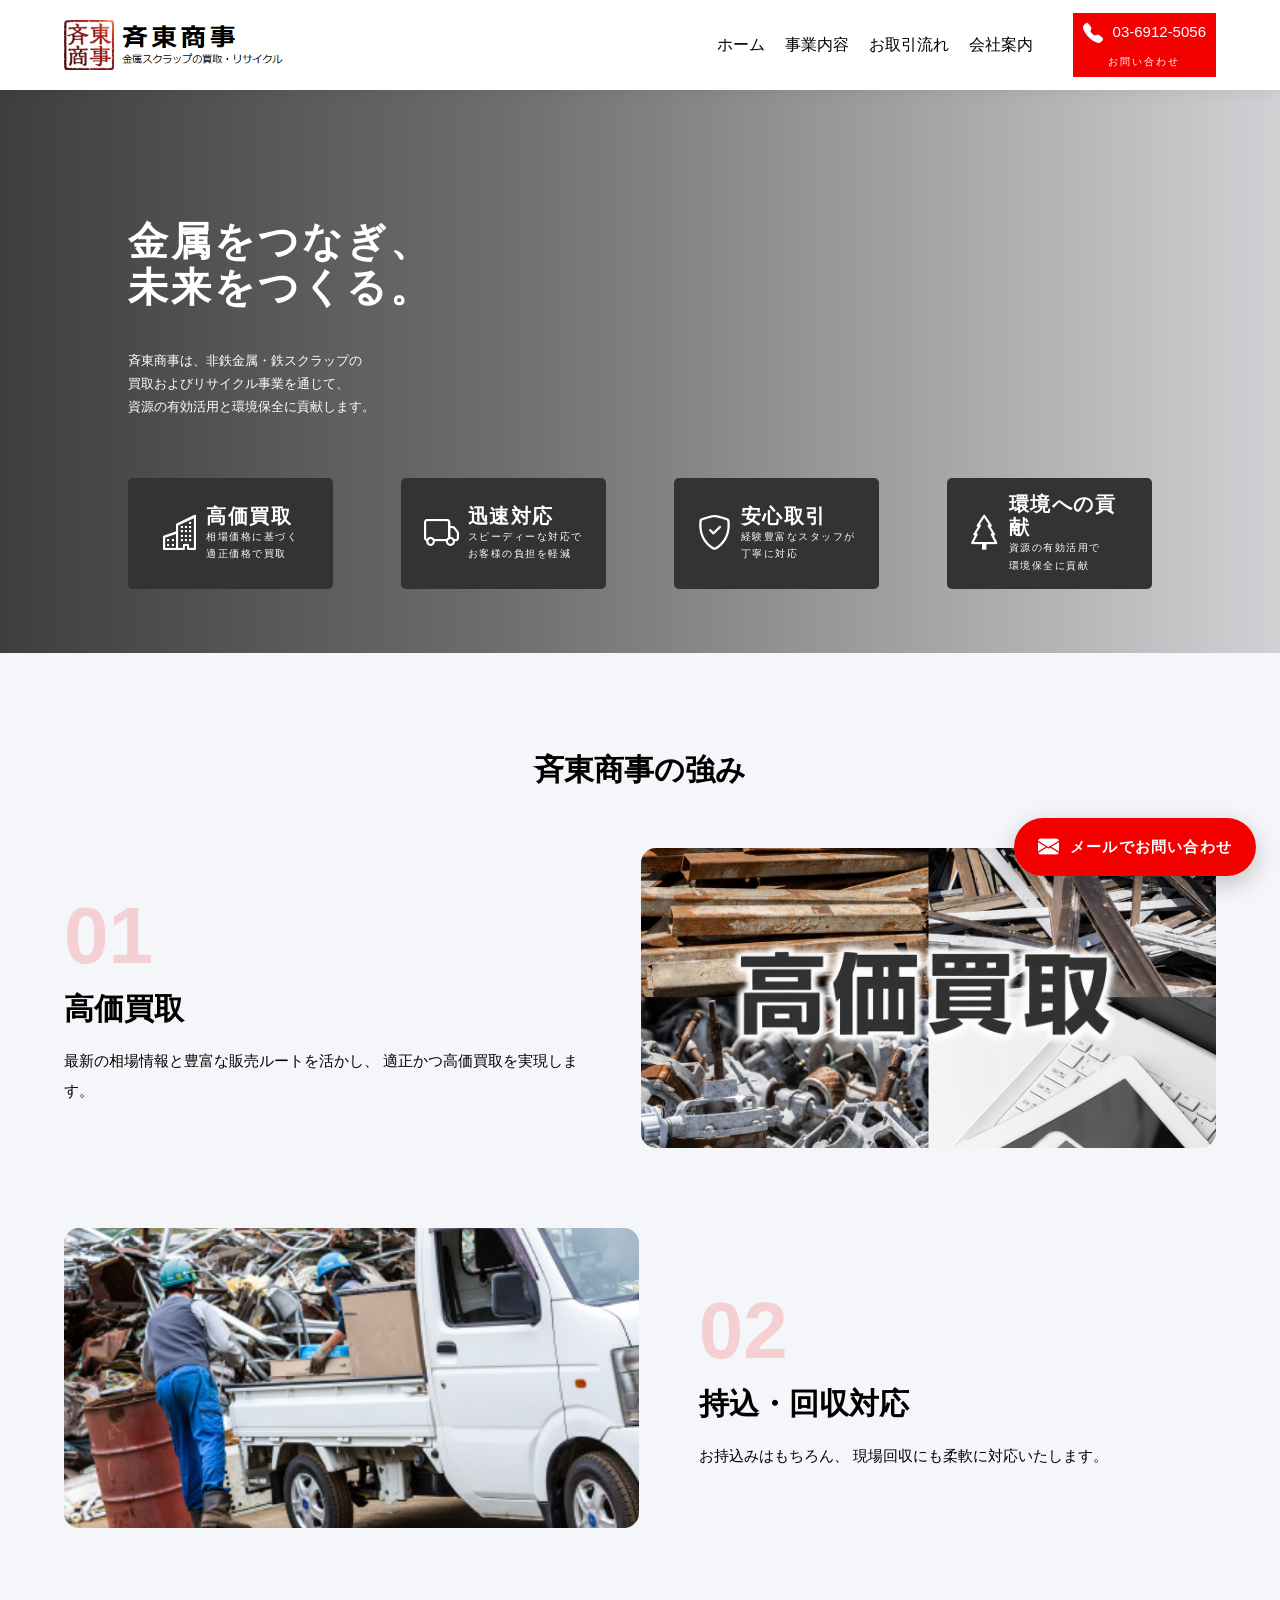
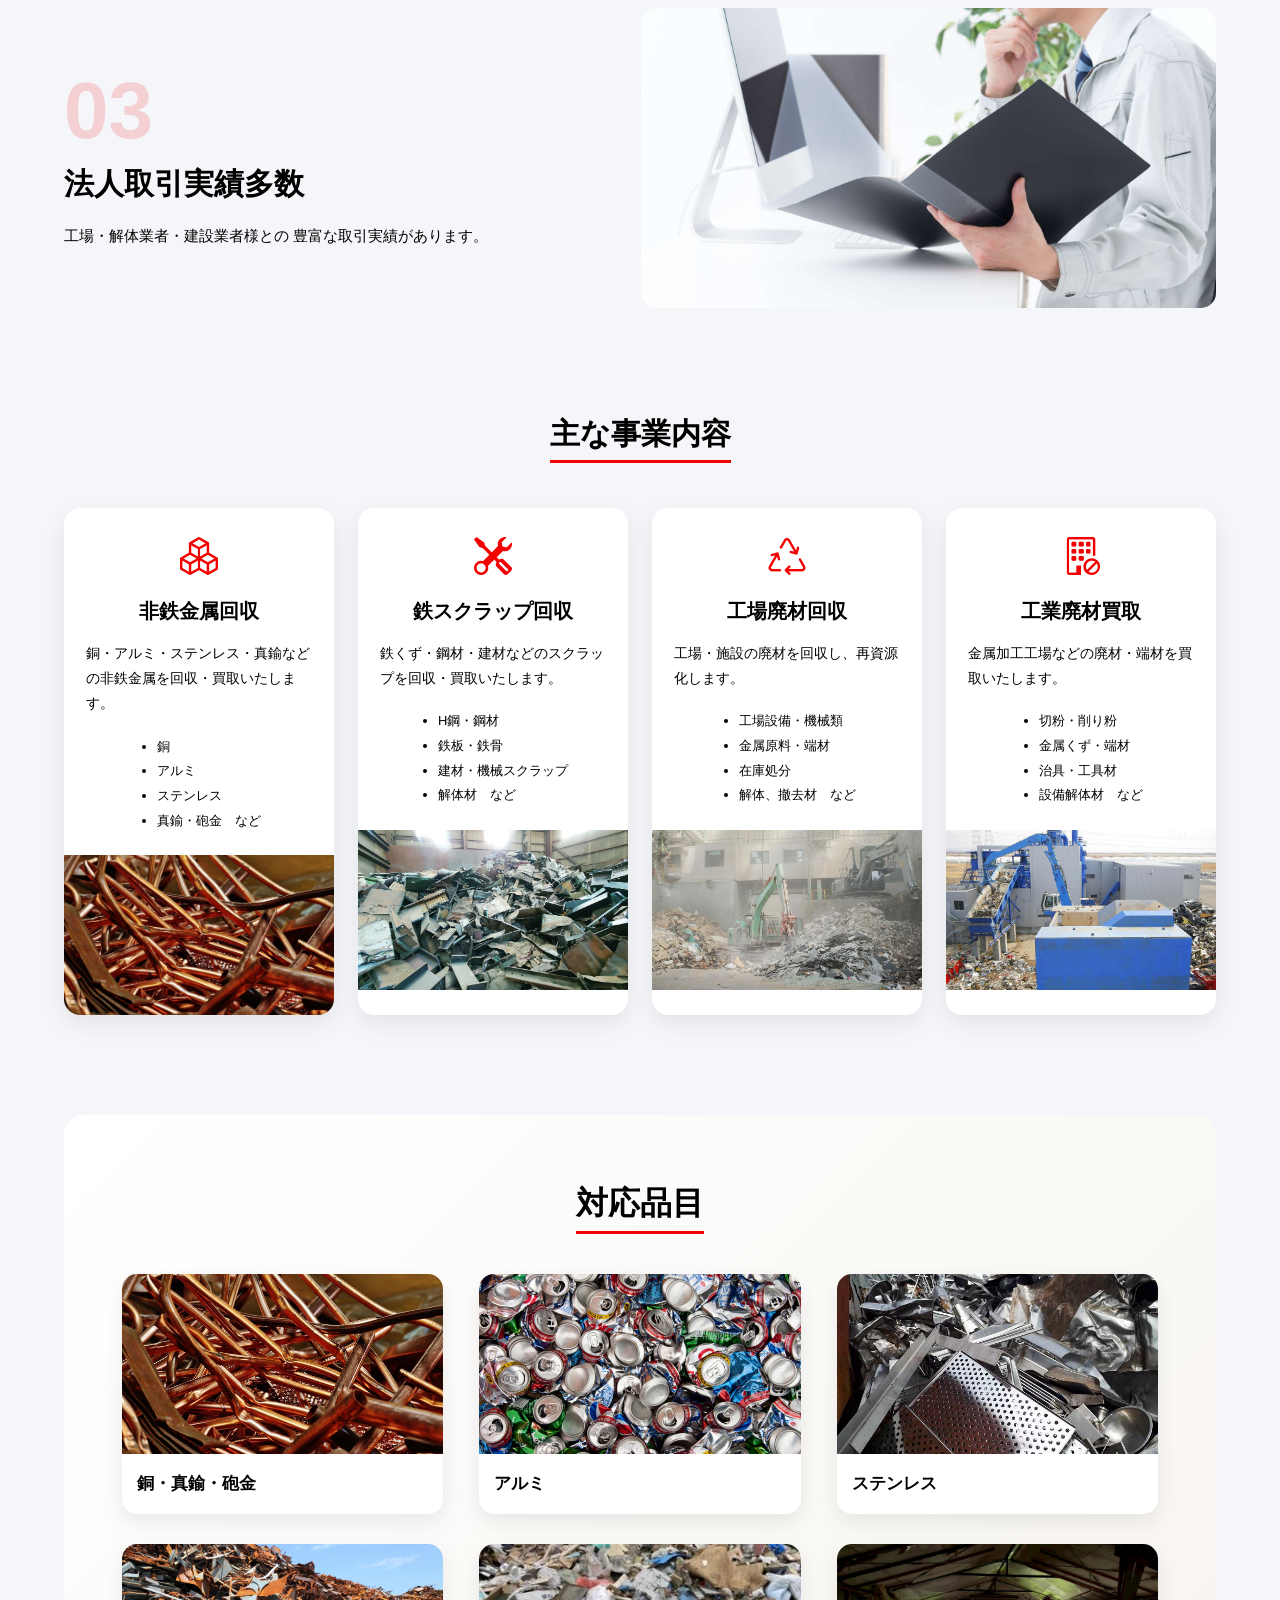
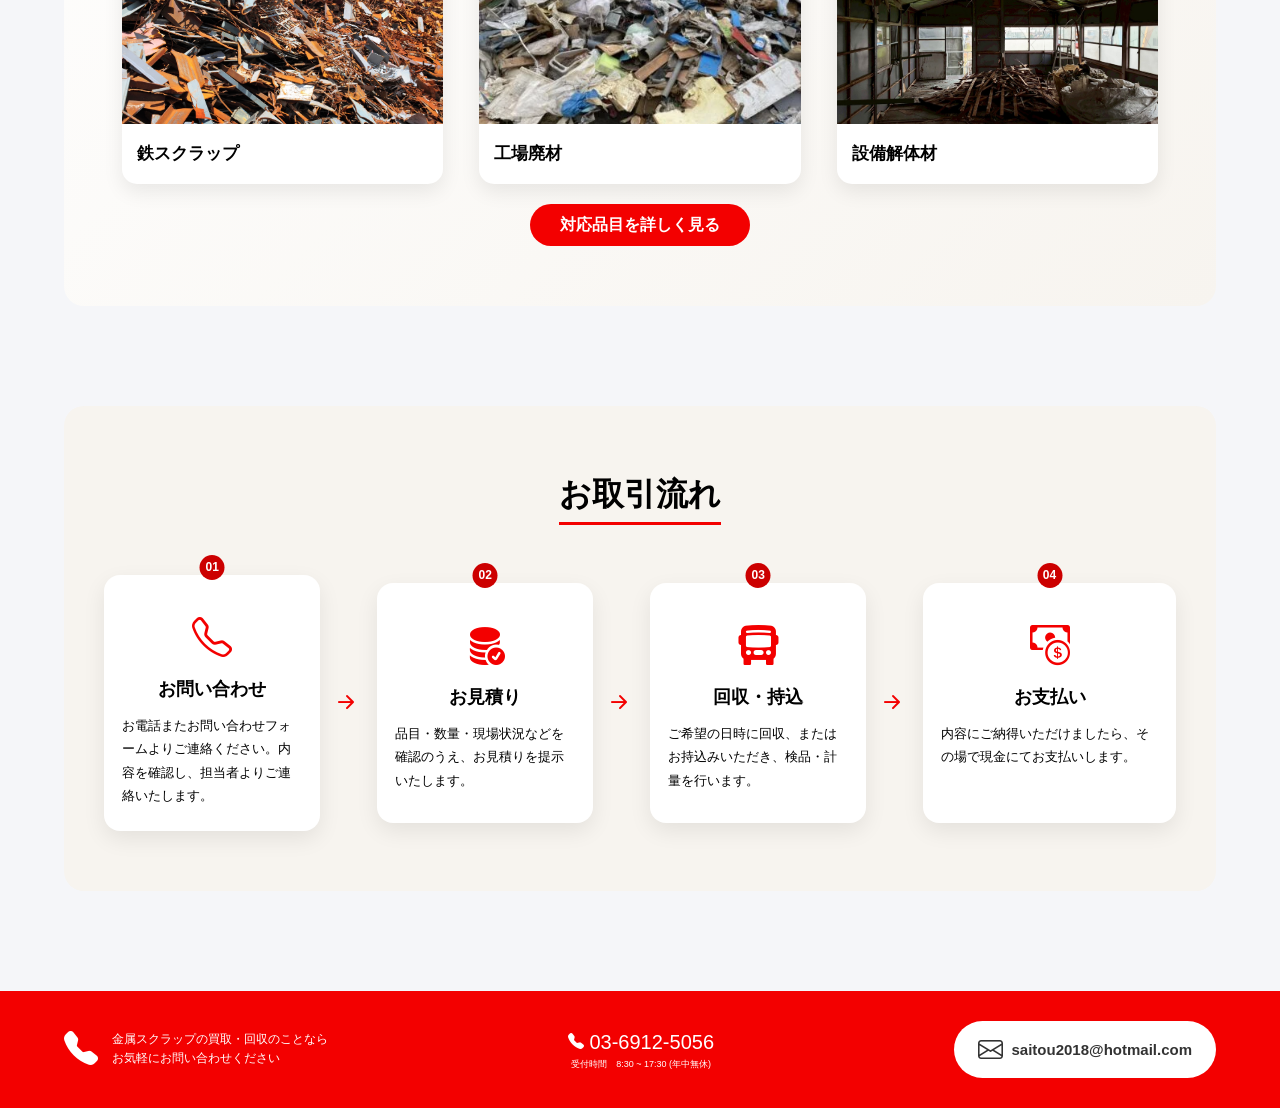
<file: index.html>
<!DOCTYPE html>
<html lang="en">
<head>
    <title>斉東商事</title>
    <meta charset="UTF-8">
    <meta name="description" content="非鉄金属回収">
    <meta name="viewport" content="width=device-width, initial-scale=1.0">
    <link rel="preconnect" href="https://fonts.googleapis.com">
    <link rel="preconnect" href="https://fonts.gstatic.com" crossorigin>
    <link href="https://fonts.googleapis.com/css2?family=Shippori+Mincho+B1&display=swap" rel="stylesheet">
    <link rel="stylesheet" href="destyle.css">
    <link rel="stylesheet" href="styles.css">
    <link rel="stylesheet" href="https://cdn.jsdelivr.net/npm/bootstrap-icons@1.11.3/font/bootstrap-icons.min.css">
    <link rel="stylesheet" href="home.css">
</head>
<body>
    <header>
        <a href="#" class="header-left">
            <img src="img/logo (2).png" alt="logo">
        </a>
        <div class="header-right">
            <ul class="nav-pc">
                <li><a href="index.html">ホーム</a></li>
                <li><a href="service.html">事業内容</a></li>
                <li><a href="business.html">お取引流れ</a></li>
                <li><a href="contact.html">会社案内</a></li>
            </ul>
            <div class="header-ask">
                <div class="ask-top">
                    <i class="bi bi-telephone-fill"></i>
                    <p>03-6912-5056</p>
                </div>
                <p>お問い合わせ</p>
            </div>
        </div>
    </header>
    <main>
        <article class="front-message">
            <section class="front-message-top">
                <h1>金属をつなぎ、<br>未来をつくる。</h1>
                <p>斉東商事は、非鉄金属・鉄スクラップの<br>
                    買取およびリサイクル事業を通じて、<br>
                    資源の有効活用と環境保全に貢献します。</p>
            </section>
            <section class="front-message-bottom">
                <div class="messages">
                    <i class="bi bi-buildings"></i>
                    <div class="messages-right">
                        <h3>高価買取</h3>
                        <p>相場価格に基づく<br>適正価格で買取</p>
                    </div>
                </div>
                <div class="messages">
                    <i class="bi bi-truck"></i>
                    <div class="messages-right">
                        <h3>迅速対応</h3>
                        <p>スピーディーな対応で<br>お客様の負担を軽減</p>
                    </div>
                </div>
                <div class="messages">
                    <i class="bi bi-shield-check"></i>
                    <div class="messages-right">
                        <h3>安心取引</h3>
                        <p>経験豊富なスタッフが<br>丁寧に対応</p>
                    </div>
                </div>
                <div class="messages">
                    <i class="bi bi-tree"></i>
                    <div class="messages-right">
                        <h3>環境への貢献</h3>
                        <p>資源の有効活用で<br>環境保全に貢献</p>
                    </div>
                </div>
            </section>
        </article>
        <article class="advantage">
            <h2 class="section-title">斉東商事の強み</h2>
            <div class="advantage-item js-scroll fade-left">
                <div class="advantage-text">
                    <span class="advantage-number">01</span>
                    <h3>高価買取</h3>
                    <p>
                        最新の相場情報と豊富な販売ルートを活かし、
                        適正かつ高価買取を実現します。
                    </p>
                </div>
                <img src="img/gaojia.png" alt="">
            </div>
            <div class="advantage-item reverse js-scroll fade-right">
                <div class="advantage-text">
                    <span class="advantage-number">02</span>
                    <h3>持込・回収対応</h3>
                    <p>
                        お持込みはもちろん、
                        現場回収にも柔軟に対応いたします。
                    </p>
                </div>
                <img src="img/motikomi.jpg" alt="">
            </div>
            <div class="advantage-item js-scroll fade-left">
                <div class="advantage-text">
                    <span class="advantage-number">03</span>
                    <h3>法人取引実績多数</h3>
                    <p>
                        工場・解体業者・建設業者様との
                        豊富な取引実績があります。
                    </p>
                </div>
                <img src="img/houjin.jpeg" alt="">
            </div>
        </article>

        <article class="main-message">
            <h1>主な事業内容</h1>
            <section class="main-message-subfolder">
                <div class="main-message-card js-scroll fade-up">
                    <div class="card-top">
                        <i class="bi bi-boxes"></i>
                        <h3>非鉄金属回収</h3>
                        <p>銅・アルミ・ステンレス・真鍮などの非鉄金属を回収・買取いたします。</p>
                        <ul class="card-message">
                            <li>銅</li>
                            <li>アルミ</li>
                            <li>ステンレス</li>
                            <li>真鍮・砲金　など</li>
                        </ul>
                    </div>
                    <img src="img/cu.jfif" alt="">
                </div>
                <div class="main-message-card js-scroll fade-up">
                    <div class="card-top">
                        <i class="bi bi-tools"></i>
                        <h3>鉄スクラップ回収</h3>
                        <p>鉄くず・鋼材・建材などのスクラップを回収・買取いたします。</p>
                        <ul class="card-message">
                            <li>H鋼・鋼材</li>
                            <li>鉄板・鉄骨</li>
                            <li>建材・機械スクラップ</li>
                            <li>解体材　など</li>
                        </ul>
                    </div>
                    <img src="img/fe.jfif" alt="">
                </div>
                <div class="main-message-card js-scroll fade-up">
                    <div class="card-top">
                        <i class="bi bi-recycle"></i>
                        <h3>工場廃材回収</h3>
                        <p>工場・施設の廃材を回収し、再資源化します。</p>
                        <ul class="card-message">
                            <li>工場設備・機械類</li>
                            <li>金属原料・端材</li>
                            <li>在庫処分</li>
                            <li>解体、撤去材　など</li>
                        </ul>
                    </div>
                    <img src="img/company.jfif" alt="">
                </div>
                <div class="main-message-card js-scroll fade-up">
                    <div class="card-top">
                        <i class="bi bi-building-slash"></i>
                        <h3>工業廃材買取</h3>
                        <p>金属加工工場などの廃材・端材を買取いたします。</p>
                        <ul class="card-message">
                            <li>切粉・削り粉</li>
                            <li>金属くず・端材</li>
                            <li>治具・工具材</li>
                            <li>設備解体材　など</li>
                        </ul>
                    </div>
                    <img src="img/company2.jfif" alt="">
                </div>
            </section>
        </article>
        <article class="Selling-Process js-scroll fade-up">
            <h1>対応品目</h1>
            <section class="Selling-Process-message">
                <div class="sp-card-top">
                    <div class="sp-card js-scroll zoom-in">
                        <img src="img/cu.jfif" alt="">
                        <p>銅・真鍮・砲金</p>
                    </div>
                    <div class="sp-card js-scroll zoom-in">
                        <img src="img/arumi.png" alt="">
                        <p>アルミ</p>
                    </div>
                    <div class="sp-card js-scroll zoom-in">
                        <img src="img/suten.webp" alt="">
                        <p>ステンレス</p>
                    </div>
                </div>
                <div class="sp-card-bottom">
                    <div class="sp-card js-scroll zoom-in">
                        <img src="img/tetu.jpg" alt="">
                        <p>鉄スクラップ</p>
                    </div>
                    <div class="sp-card js-scroll zoom-in">
                        <img src="img/koujyou.webp" alt="">
                        <p>工場廃材</p>
                    </div>
                    <div class="sp-card js-scroll zoom-in">
                        <img src="img/setsubi.jpg" alt="">
                        <p>設備解体材</p>
                    </div>
                </div>
            </section>
            <a href="#" class="more-btn">対応品目を詳しく見る</a>
        </article>

        <article class="pickup">
            <h1>お取引流れ</h1>
            <section class="pickup-message">
                <div class="pickup-card js-scroll fade-up delay1">
                    <div class="pickup-message-card pickup-message-card01">
                        <i class="bi bi-telephone"></i>
                        <h3>お問い合わせ</h3>
                        <p>お電話またお問い合わせフォームよりご連絡ください。内容を確認し、担当者よりご連絡いたします。</p>
                    </div>
                    <i class="bi bi-arrow-right-short"></i>
                </div> 
                <div class="pickup-card js-scroll fade-up delay2">
                    <div class="pickup-message-card pickup-message-card02">
                        <i class="bi bi-database-fill-check"></i>
                        <h3>お見積り</h3>
                        <p>品目・数量・現場状況などを確認のうえ、お見積りを提示いたします。</p>
                    </div>
                    <i class="bi bi-arrow-right-short"></i>
                </div>
                <div class="pickup-card js-scroll fade-up delay3">
                    <div class="pickup-message-card pickup-message-card03">
                        <i class="bi bi-bus-front-fill"></i>
                        <h3>回収・持込</h3>
                        <p>ご希望の日時に回収、またはお持込みいただき、検品・計量を行います。</p>
                    </div>
                    <i class="bi bi-arrow-right-short"></i>
                </div> 
                <div class="pickup-card js-scroll fade-up delay4">
                    <div class="pickup-message-card pickup-message-card04">
                        <i class="bi bi-cash-coin"></i>
                        <h3>お支払い</h3>
                        <p>内容にご納得いただけましたら、その場で現金にてお支払いします。</p>
                    </div>
                </div>
            </section>
        </article>





    </main>
    <!-- 共通お問い合わせボタン：PCはメール、スマホは電話 -->
    <div class="fixed-contact" aria-label="お問い合わせ">
        <a href="mailto:saitou2018@hotmail.com" class="fixed-contact-btn fixed-contact-mail">
            <i class="bi bi-envelope-fill"></i>
            <span>メールでお問い合わせ</span>
        </a>
        <a href="tel:0369125056" class="fixed-contact-btn fixed-contact-tel">
            <i class="bi bi-telephone-fill"></i>
            <span>今すぐ電話する</span>
        </a>
    </div>

    <footer>
        <div class="footer-left">
            <i class="bi bi-telephone-fill"></i>
            <div class="footer-left-1">
                <p>金属スクラップの買取・回収のことなら</p>
                <p>お気軽にお問い合わせください</p>
            </div>
        </div>
        <div class="footer-right">
            <div class="footer-right-1">
                <i class="bi bi-telephone-fill"></i>
                <p>03-6912-5056</p>
            </div>
            <p>受付時間　8:30 ~ 17:30 (年中無休)</p>
        </div>
        <a href="mailto:saitou2018@hotmail.com" class="e-mail">
            <i class="bi bi-envelope"></i>
            <p>saitou2018@hotmail.com</p>
        </a>
    </footer>

    <script>
    document.addEventListener("DOMContentLoaded", () => {

        const observer = new IntersectionObserver((entries) => {

            entries.forEach((entry) => {

                if(entry.isIntersecting){
                    entry.target.classList.add("show");
                }

            });

        },{
            threshold: 0.2
        });

        document.querySelectorAll(".js-scroll").forEach((el)=>{
            observer.observe(el);
        });

    });
    </script>
</body>
</html>
</file>
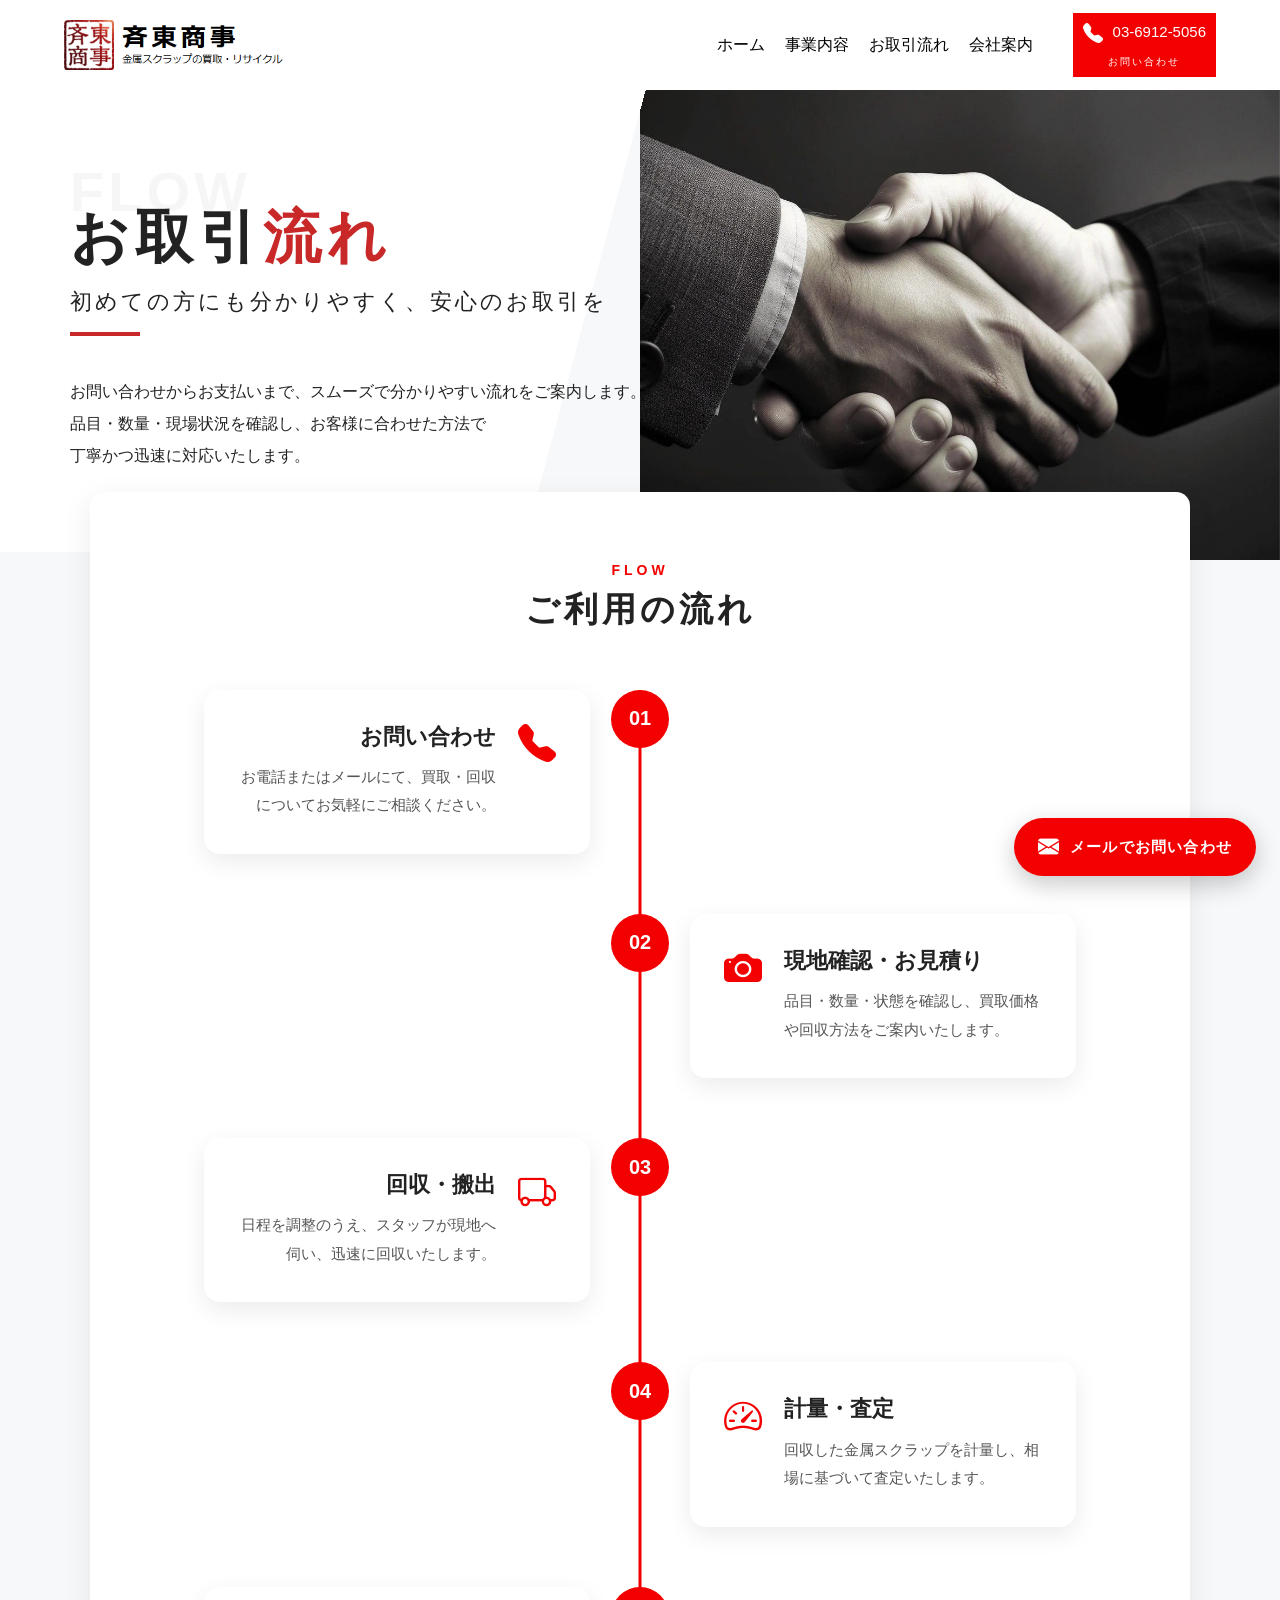
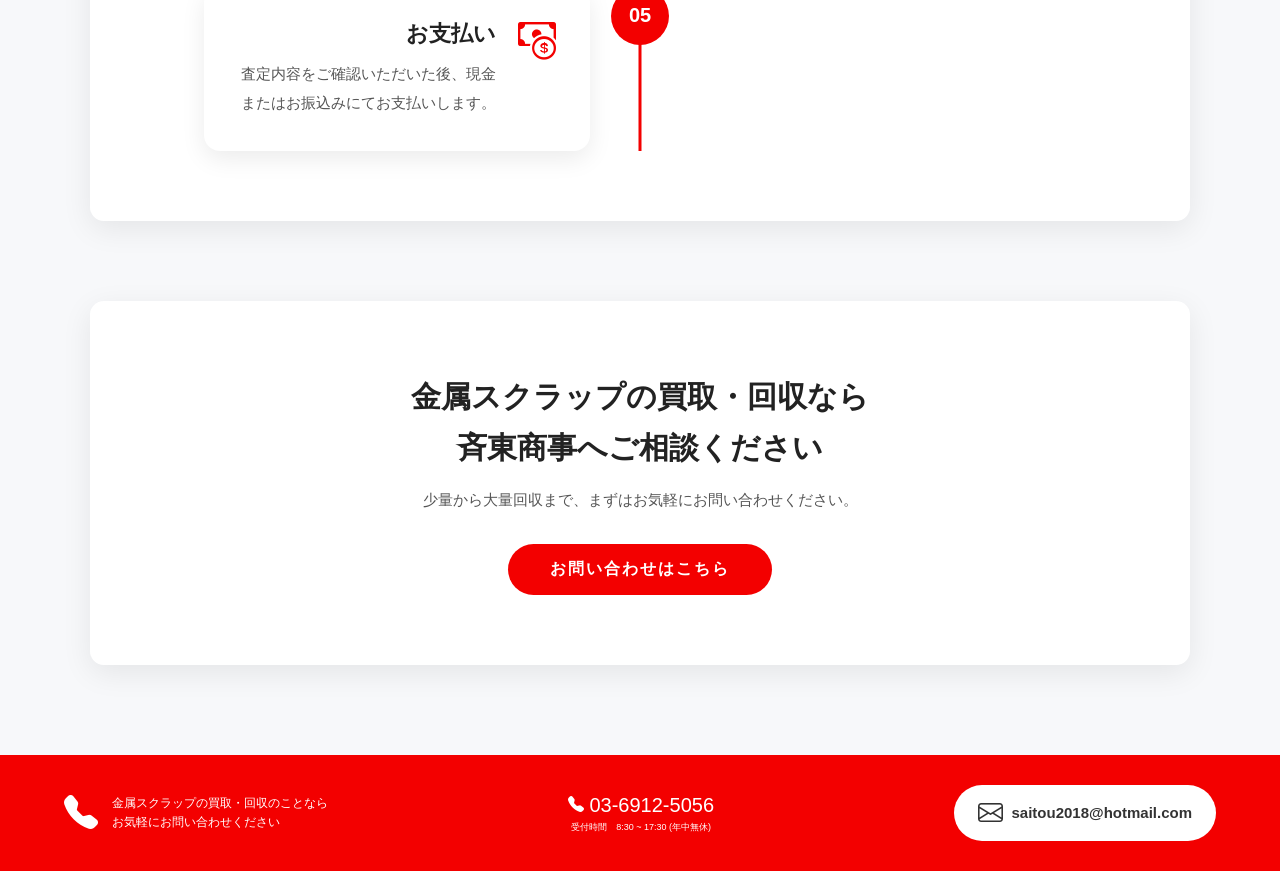
<file: business.html>
<!DOCTYPE html>
<html lang="en">
<head>
    <title>斉東商事</title>
    <meta charset="UTF-8">
    <meta name="description" content="非鉄金属回収">
    <meta name="viewport" content="width=device-width, initial-scale=1.0">
    <link rel="preconnect" href="https://fonts.googleapis.com">
    <link rel="preconnect" href="https://fonts.gstatic.com" crossorigin>
    <link href="https://fonts.googleapis.com/css2?family=Shippori+Mincho+B1&display=swap" rel="stylesheet">
    <link rel="stylesheet" href="destyle.css">
    <link rel="stylesheet" href="styles.css">
    <link rel="stylesheet" href="https://cdn.jsdelivr.net/npm/bootstrap-icons@1.11.3/font/bootstrap-icons.min.css">
    <link rel="stylesheet" href="business.css">
</head>
<body>
    <header>
        <a href="#" class="header-left">
            <img src="img/logo (2).png" alt="logo">
        </a>
        <div class="header-right">
            <ul class="nav-pc">
                <li><a href="index.html">ホーム</a></li>
                <li><a href="service.html">事業内容</a></li>
                <li><a href="business.html">お取引流れ</a></li>
                <li><a href="contact.html">会社案内</a></li>
            </ul>
            <div class="header-ask">
                <div class="ask-top">
                    <i class="bi bi-telephone-fill"></i>
                    <p>03-6912-5056</p>
                </div>
                <p>お問い合わせ</p>
            </div>
        </div>
    </header>
    <main class="company-page">
        <section class="company-hero">
            <div class="company-hero-text">
                <p class="section-en">FLOW</p>
                <h1>お取引<span>流れ</span></h1>
                <p class="catch">初めての方にも分かりやすく、安心のお取引を</p>

                <p class="lead">
                    お問い合わせからお支払いまで、スムーズで分かりやすい流れをご案内します。<br>
                    品目・数量・現場状況を確認し、お客様に合わせた方法で<br>
                    丁寧かつ迅速に対応いたします。
                </p>
            </div>

            <div class="company-hero-img">
                <img src="img/shikehand.webp" alt="お取引流れ">
            </div>
        </section>

        <section class="flow-section">
            <div class="section-title">
                <p>FLOW</p>
                <h2>ご利用の流れ</h2>
            </div>

            <div class="flow-timeline">

                <div class="flow-item js-scroll fade-up">
                    <div class="flow-number">01</div>
                    <div class="flow-card">
                        <i class="bi bi-telephone-fill"></i>
                        <div>
                            <h3>お問い合わせ</h3>
                            <p>お電話またはメールにて、買取・回収についてお気軽にご相談ください。</p>
                        </div>
                    </div>
                </div>

                <div class="flow-item js-scroll fade-up">
                    <div class="flow-number">02</div>
                    <div class="flow-card">
                        <i class="bi bi-camera-fill"></i>
                        <div>
                            <h3>現地確認・お見積り</h3>
                            <p>品目・数量・状態を確認し、買取価格や回収方法をご案内いたします。</p>
                        </div>
                    </div>
                </div>

                <div class="flow-item js-scroll fade-up">
                    <div class="flow-number">03</div>
                    <div class="flow-card">
                        <i class="bi bi-truck"></i>
                        <div>
                            <h3>回収・搬出</h3>
                            <p>日程を調整のうえ、スタッフが現地へ伺い、迅速に回収いたします。</p>
                        </div>
                    </div>
                </div>

                <div class="flow-item js-scroll fade-up">
                    <div class="flow-number">04</div>
                    <div class="flow-card">
                        <i class="bi bi-speedometer2"></i>
                        <div>
                            <h3>計量・査定</h3>
                            <p>回収した金属スクラップを計量し、相場に基づいて査定いたします。</p>
                        </div>
                    </div>
                </div>

                <div class="flow-item js-scroll fade-up">
                    <div class="flow-number">05</div>
                    <div class="flow-card">
                        <i class="bi bi-cash-coin"></i>
                        <div>
                            <h3>お支払い</h3>
                            <p>査定内容をご確認いただいた後、現金またはお振込みにてお支払いします。</p>
                        </div>
                    </div>
                </div>

            </div>
        </section>

        <section class="flow-contact js-scroll zoom">
            <h2>金属スクラップの買取・回収なら<br>斉東商事へご相談ください</h2>
            <p>少量から大量回収まで、まずはお気軽にお問い合わせください。</p>
            <a href="contact.html">お問い合わせはこちら</a>
        </section>
    </main>




    <!-- 共通お問い合わせボタン：PCはメール、スマホは電話 -->
    <div class="fixed-contact" aria-label="お問い合わせ">
        <a href="mailto:saitou2018@hotmail.com" class="fixed-contact-btn fixed-contact-mail">
            <i class="bi bi-envelope-fill"></i>
            <span>メールでお問い合わせ</span>
        </a>
        <a href="tel:0369125056" class="fixed-contact-btn fixed-contact-tel">
            <i class="bi bi-telephone-fill"></i>
            <span>今すぐ電話する</span>
        </a>
    </div>

    <footer>
        <div class="footer-left">
            <i class="bi bi-telephone-fill"></i>
            <div class="footer-left-1">
                <p>金属スクラップの買取・回収のことなら</p>
                <p>お気軽にお問い合わせください</p>
            </div>
        </div>
        <div class="footer-right">
            <div class="footer-right-1">
                <i class="bi bi-telephone-fill"></i>
                <p>03-6912-5056</p>
            </div>
            <p>受付時間　8:30 ~ 17:30 (年中無休)</p>
        </div>
        <a href="mailto:saitou2018@hotmail.com" class="e-mail">
            <i class="bi bi-envelope"></i>
            <p>saitou2018@hotmail.com</p>
        </a>
    </footer>
        <script>
        document.addEventListener("DOMContentLoaded", () => {

            const observer = new IntersectionObserver((entries) => {

                entries.forEach((entry) => {

                    if (entry.isIntersecting) {
                        entry.target.classList.add("show");
                    }

                });

            }, {
                threshold: 0.2
            });

            document.querySelectorAll(".js-scroll").forEach((el) => {
                observer.observe(el);
            });

        });
    </script>

</body>
</html>
</file>
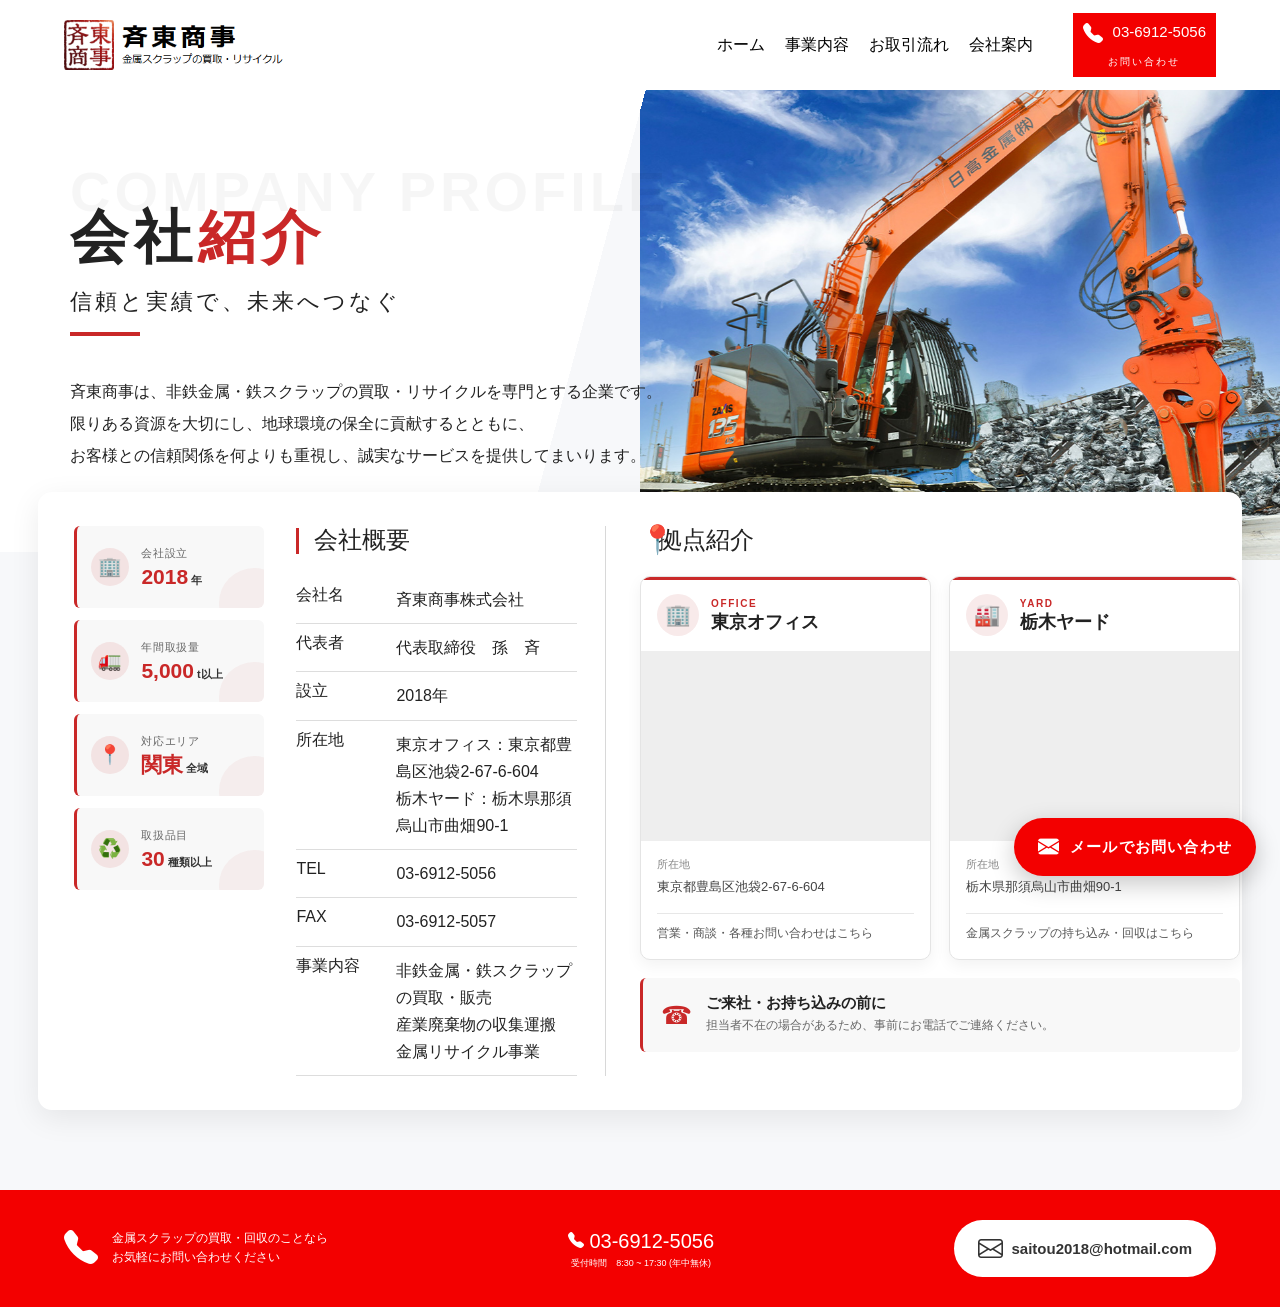
<file: contact.html>
<!DOCTYPE html>
<html lang="en">
<head>
    <title>斉東商事</title>
    <meta charset="UTF-8">
    <meta name="description" content="非鉄金属回収">
    <meta name="viewport" content="width=device-width, initial-scale=1.0">
    <link rel="preconnect" href="https://fonts.googleapis.com">
    <link rel="preconnect" href="https://fonts.gstatic.com" crossorigin>
    <link href="https://fonts.googleapis.com/css2?family=Shippori+Mincho+B1&display=swap" rel="stylesheet">
    <link rel="stylesheet" href="destyle.css">
    <link rel="stylesheet" href="styles.css">
    <link rel="stylesheet" href="https://cdn.jsdelivr.net/npm/bootstrap-icons@1.11.3/font/bootstrap-icons.min.css">
    <link rel="stylesheet" href="contact.css">
</head>
<body>
    <header>
        <a href="#" class="header-left">
            <img src="img/logo (2).png" alt="logo">
        </a>
        <div class="header-right">
            <ul class="nav-pc">
                <li><a href="index.html">ホーム</a></li>
                <li><a href="service.html">事業内容</a></li>
                <li><a href="business.html">お取引流れ</a></li>
                <li><a href="contact.html">会社案内</a></li>
            </ul>
            <div class="header-ask">
                <div class="ask-top">
                    <i class="bi bi-telephone-fill"></i>
                    <p>03-6912-5056</p>
                </div>
                <p>お問い合わせ</p>
            </div>
        </div>
    </header>
    <main class="company-page">

        <section class="company-hero">
            <div class="company-hero-text">
                <p class="section-en">COMPANY PROFILE</p>
                <h1>会社<span>紹介</span></h1>
                <p class="catch">信頼と実績で、未来へつなぐ</p>

                <p class="lead">
                    斉東商事は、非鉄金属・鉄スクラップの買取・リサイクルを専門とする企業です。<br>
                    限りある資源を大切にし、地球環境の保全に貢献するとともに、<br>
                    お客様との信頼関係を何よりも重視し、誠実なサービスを提供してまいります。
                </p>
            </div>

            <div class="company-hero-img">
                <img src="img/contact-hero.jpg" alt="会社外観">
            </div>
        </section>


        <section class="company-card">

            <div class="company-info js-scroll fade-left">
                <div class="company-data-list">

                    <div class="company-data-card js-scroll zoom delay1">
                        <span class="company-data-icon">🏢</span>

                        <div class="company-data-text">
                            <p class="company-data-title">会社設立</p>
                            <p class="company-data-number">
                                <strong>2018</strong>
                                <span>年</span>
                            </p>
                        </div>
                    </div>

                    <div class="company-data-card js-scroll zoom delay2">
                        <span class="company-data-icon">🚛</span>

                        <div class="company-data-text">
                            <p class="company-data-title">年間取扱量</p>
                            <p class="company-data-number">
                                <strong>5,000</strong>
                                <span>t以上</span>
                            </p>
                        </div>
                    </div>

                    <div class="company-data-card js-scroll zoom delay3">
                        <span class="company-data-icon">📍</span>

                        <div class="company-data-text">
                            <p class="company-data-title">対応エリア</p>
                            <p class="company-data-number">
                                <strong>関東</strong>
                                <span>全域</span>
                            </p>
                        </div>
                    </div>

                    <div class="company-data-card js-scroll zoom delay4">
                        <span class="company-data-icon">♻️</span>

                        <div class="company-data-text">
                            <p class="company-data-title">取扱品目</p>
                            <p class="company-data-number">
                                <strong>30</strong>
                                <span>種類以上</span>
                            </p>
                        </div>
                    </div>

                </div>
                <div class="profile-table">
                    <h2>会社概要</h2>

                    <dl>
                        <div>
                            <dt>会社名</dt>
                            <dd>斉東商事株式会社</dd>
                        </div>
                        <div>
                            <dt>代表者</dt>
                            <dd>代表取締役　孫　斉</dd>
                        </div>
                        <div>
                            <dt>設立</dt>
                            <dd>2018年</dd>
                        </div>
                        <div>
                            <dt>所在地</dt>
                            <dd>
                                東京オフィス：東京都豊島区池袋2-67-6-604<br>
                                栃木ヤード：栃木県那須烏山市曲畑90-1
                            </dd>
                        </div>
                        <div>
                            <dt>TEL</dt>
                            <dd>03-6912-5056</dd>
                        </div>
                        <div>
                            <dt>FAX</dt>
                            <dd>03-6912-5057</dd>
                        </div>
                        <div>
                            <dt>事業内容</dt>
                            <dd>
                                非鉄金属・鉄スクラップの買取・販売<br>
                                産業廃棄物の収集運搬<br>
                                金属リサイクル事業
                            </dd>
                        </div>
                    </dl>
                </div>
            </div>


            <div class="company-access js-scroll fade-right">
                <h2>拠点紹介</h2>

                <div class="location-list">
                    <article class="location-card">
                        <div class="location-card-head">
                            <span class="location-icon">🏢</span>
                            <div>
                                <p class="location-label">OFFICE</p>
                                <h3>東京オフィス</h3>
                            </div>
                        </div>

                        <div class="location-map">
                            <iframe src="https://www.google.com/maps/embed?pb=!1m18!1m12!1m3!1d809.6511243378839!2d139.70924756960468!3d35.73594419828558!2m3!1f0!2f0!3f0!3m2!1i1024!2i768!4f13.1!3m3!1m2!1s0x60188d5f96bb953d%3A0x61331b733dcdcf68!2z44CSMTcxLTAwMTQgVG9reW8sIFRvc2hpbWEgQ2l0eSwgSWtlYnVrdXJvLCAyLWNoxY1tZeKIkjY34oiSNiDjgqjjg6rjgrzjg7zmsaDooosgNjA0!5e0!3m2!1szh-CN!2sjp!4v1784592183578!5m2!1szh-CN!2sjp" width="600" height="450" style="border:0;" allowfullscreen="" loading="lazy" referrerpolicy="strict-origin-when-cross-origin"></iframe>
                        </div>

                        <div class="location-details">
                            <p class="location-address">
                                <span>所在地</span>
                                東京都豊島区池袋2-67-6-604
                            </p>
                            <p class="location-use">営業・商談・各種お問い合わせはこちら</p>
                        </div>
                    </article>

                    <article class="location-card">
                        <div class="location-card-head">
                            <span class="location-icon">🏭</span>
                            <div>
                                <p class="location-label">YARD</p>
                                <h3>栃木ヤード</h3>
                            </div>
                        </div>

                        <div class="location-map">
                            <iframe src="https://www.google.com/maps/embed?pb=!1m18!1m12!1m3!1d952.2268406125065!2d140.084342472148!3d36.604800571851506!2m3!1f0!2f0!3f0!3m2!1i1024!2i768!4f13.1!3m3!1m2!1s0x6021e0bc1d88e671%3A0xc90b576355fd7be4!2s90-1%20Sorihata%2C%20Nasukarasuyama%2C%20Tochigi%20321-0523!5e0!3m2!1szh-CN!2sjp!4v1784592247036!5m2!1szh-CN!2sjp" width="600" height="450" style="border:0;" allowfullscreen="" loading="lazy" referrerpolicy="strict-origin-when-cross-origin"></iframe>
                        </div>

                        <div class="location-details">
                            <p class="location-address">
                                <span>所在地</span>
                                栃木県那須烏山市曲畑90-1
                            </p>
                            <p class="location-use">金属スクラップの持ち込み・回収はこちら</p>
                        </div>
                    </article>
                </div>

                <div class="access-notice">
                    <span>☎</span>
                    <div>
                        <h3>ご来社・お持ち込みの前に</h3>
                        <p>担当者不在の場合があるため、事前にお電話でご連絡ください。</p>
                    </div>
                </div>
            </div>

        </section>

    </main>
    <!-- 共通お問い合わせボタン：PCはメール、スマホは電話 -->
    <div class="fixed-contact" aria-label="お問い合わせ">
        <a href="mailto:saitou2018@hotmail.com" class="fixed-contact-btn fixed-contact-mail">
            <i class="bi bi-envelope-fill"></i>
            <span>メールでお問い合わせ</span>
        </a>
        <a href="tel:0369125056" class="fixed-contact-btn fixed-contact-tel">
            <i class="bi bi-telephone-fill"></i>
            <span>今すぐ電話する</span>
        </a>
    </div>

    <footer>
        <div class="footer-left">
            <i class="bi bi-telephone-fill"></i>
            <div class="footer-left-1">
                <p>金属スクラップの買取・回収のことなら</p>
                <p>お気軽にお問い合わせください</p>
            </div>
        </div>
        <div class="footer-right">
            <div class="footer-right-1">
                <i class="bi bi-telephone-fill"></i>
                <p>03-6912-5056</p>
            </div>
            <p>受付時間　8:30 ~ 17:30 (年中無休)</p>
        </div>
        <a href="mailto:saitou2018@hotmail.com" class="e-mail">
            <i class="bi bi-envelope"></i>
            <p>saitou2018@hotmail.com</p>
        </a>
    </footer>
        <script>
        document.addEventListener("DOMContentLoaded", () => {

            const observer = new IntersectionObserver((entries) => {

                entries.forEach((entry) => {

                    if (entry.isIntersecting) {
                        entry.target.classList.add("show");
                    }

                });

            }, {
                threshold: 0.2
            });

            document.querySelectorAll(".js-scroll").forEach((el) => {
                observer.observe(el);
            });

        });
    </script>

</body>
</html>
</file>
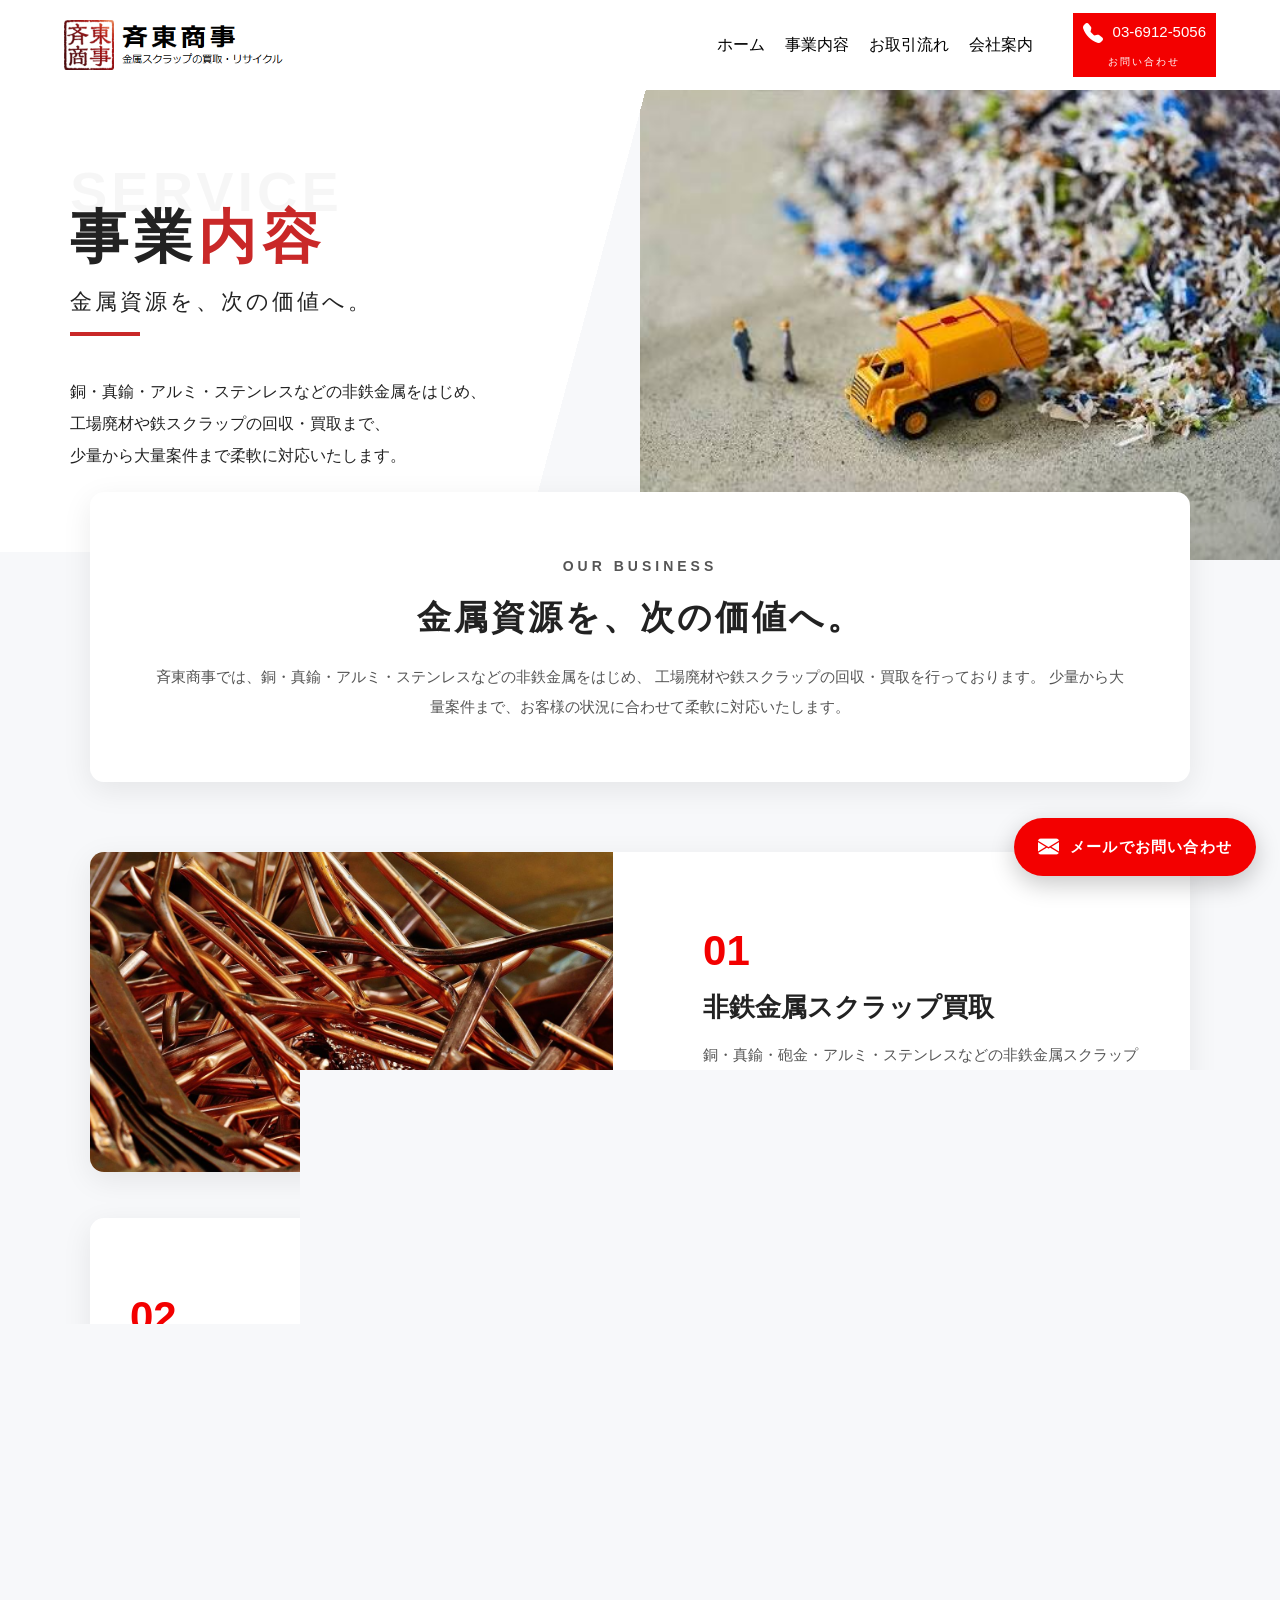
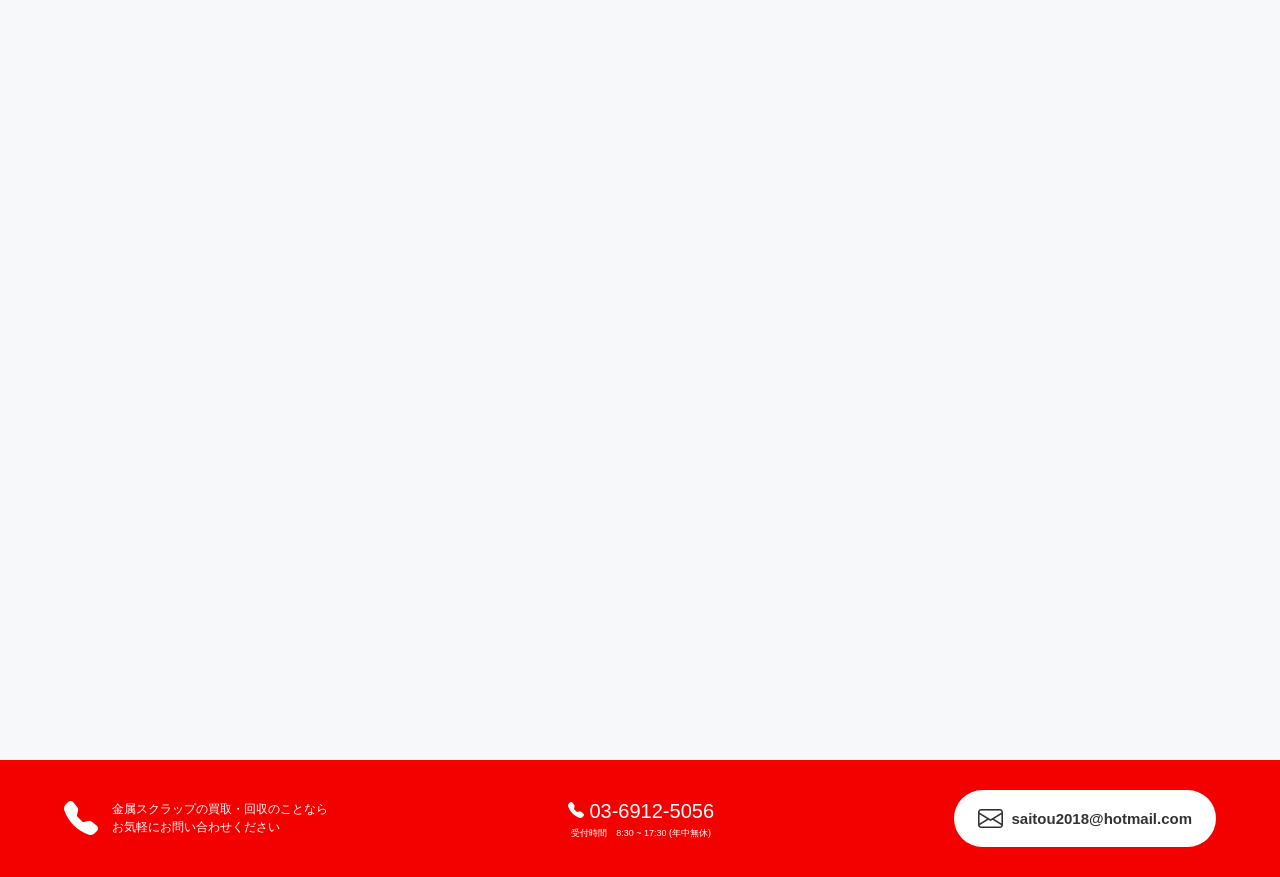
<file: service.html>
<!DOCTYPE html>
<html lang="en">
<head>
    <title>斉東商事</title>
    <meta charset="UTF-8">
    <meta name="description" content="非鉄金属回収">
    <meta name="viewport" content="width=device-width, initial-scale=1.0">
    <link rel="preconnect" href="https://fonts.googleapis.com">
    <link rel="preconnect" href="https://fonts.gstatic.com" crossorigin>
    <link href="https://fonts.googleapis.com/css2?family=Shippori+Mincho+B1&display=swap" rel="stylesheet">
    <link rel="stylesheet" href="destyle.css">
    <link rel="stylesheet" href="styles.css">
    <link rel="stylesheet" href="https://cdn.jsdelivr.net/npm/bootstrap-icons@1.11.3/font/bootstrap-icons.min.css">
    <link rel="stylesheet" href="service.css">
</head>
<body>
    <header>
        <a href="#" class="header-left">
            <img src="img/logo (2).png" alt="logo">
        </a>
        <div class="header-right">
            <ul class="nav-pc">
                <li><a href="index.html">ホーム</a></li>
                <li><a href="service.html">事業内容</a></li>
                <li><a href="business.html">お取引流れ</a></li>
                <li><a href="contact.html">会社案内</a></li>
            </ul>
            <div class="header-ask">
                <div class="ask-top">
                    <i class="bi bi-telephone-fill"></i>
                    <p>03-6912-5056</p>
                </div>
                <p>お問い合わせ</p>
            </div>
        </div>
    </header>
    <main class="company-page">
        <section class="company-hero">
            <div class="company-hero-text">
                <p class="section-en">SERVICE</p>
                <h1>事業<span>内容</span></h1>
                <p class="catch">金属資源を、次の価値へ。</p>

                <p class="lead">
                    銅・真鍮・アルミ・ステンレスなどの非鉄金属をはじめ、<br>
                    工場廃材や鉄スクラップの回収・買取まで、<br>
                    少量から大量案件まで柔軟に対応いたします。
                </p>
            </div>

            <div class="company-hero-img">
                <img src="img/business-main.jfif" alt="事業内容">
            </div>
        </section>

        <section class="service-intro js-scroll fade-up">
            <p class="section-en-2">OUR BUSINESS</p>
            <h2>金属資源を、次の価値へ。</h2>
            <p>
                斉東商事では、銅・真鍮・アルミ・ステンレスなどの非鉄金属をはじめ、
                工場廃材や鉄スクラップの回収・買取を行っております。
                少量から大量案件まで、お客様の状況に合わせて柔軟に対応いたします。
            </p>
        </section>

        <section class="service-list">

            <div class="service-item js-scroll fade-left">
                <div class="service-img">
                    <img src="img/cu.jfif" alt="非鉄金属スクラップ買取">
                </div>
                <div class="service-text">
                    <span>01</span>
                    <h2>非鉄金属スクラップ買取</h2>
                    <p>
                        銅・真鍮・砲金・アルミ・ステンレスなどの非鉄金属スクラップを
                        適正価格で買取いたします。
                    </p>
                </div>
            </div>

            <div class="service-item reverse js-scroll fade-right">
                <div class="service-img">
                    <img src="img/tetu.jpg" alt="鉄スクラップ回収">
                </div>
                <div class="service-text">
                    <span>02</span>
                    <h2>鉄スクラップ回収</h2>
                    <p>
                        工場や建設現場から発生する鉄スクラップの回収・買取に対応しております。
                        定期回収もご相談ください。
                    </p>
                </div>
            </div>

            <div class="service-item js-scroll fade-left">
                <div class="service-img">
                    <img src="img/setsubi.jpg" alt="工場廃材・設備撤去">
                </div>
                <div class="service-text">
                    <span>03</span>
                    <h2>工場廃材・設備撤去</h2>
                    <p>
                        機械設備・配管・モーター・変圧器など、
                        工場設備の撤去に伴う金属廃材の回収も承ります。
                    </p>
                </div>
            </div>

            <div class="service-item reverse js-scroll fade-right">
                <div class="service-img">
                    <img src="img/un.jfif" alt="引取・運搬サービス">
                </div>
                <div class="service-text">
                    <span>04</span>
                    <h2>引取・運搬サービス</h2>
                    <p>
                        現場までお伺いし、金属スクラップの引取・運搬を行います。
                        工場・倉庫・解体現場など幅広く対応可能です。
                    </p>
                </div>
            </div>

        </section>
    </main>
    <!-- 共通お問い合わせボタン：PCはメール、スマホは電話 -->
    <div class="fixed-contact" aria-label="お問い合わせ">
        <a href="mailto:saitou2018@hotmail.com" class="fixed-contact-btn fixed-contact-mail">
            <i class="bi bi-envelope-fill"></i>
            <span>メールでお問い合わせ</span>
        </a>
        <a href="tel:0369125056" class="fixed-contact-btn fixed-contact-tel">
            <i class="bi bi-telephone-fill"></i>
            <span>今すぐ電話する</span>
        </a>
    </div>

    <footer>
        <div class="footer-left">
            <i class="bi bi-telephone-fill"></i>
            <div class="footer-left-1">
                <p>金属スクラップの買取・回収のことなら</p>
                <p>お気軽にお問い合わせください</p>
            </div>
        </div>
        <div class="footer-right">
            <div class="footer-right-1">
                <i class="bi bi-telephone-fill"></i>
                <p>03-6912-5056</p>
            </div>
            <p>受付時間　8:30 ~ 17:30 (年中無休)</p>
        </div>
        <a href="mailto:saitou2018@hotmail.com" class="e-mail">
            <i class="bi bi-envelope"></i>
            <p>saitou2018@hotmail.com</p>
        </a>
    </footer>
    <script>
        document.addEventListener("DOMContentLoaded", () => {

            const observer = new IntersectionObserver((entries) => {

                entries.forEach((entry) => {

                    if (entry.isIntersecting) {
                        entry.target.classList.add("show");
                    }

                });

            }, {
                threshold: 0.2
            });

            document.querySelectorAll(".js-scroll").forEach((el) => {
                observer.observe(el);
            });

        });
    </script>
</body>
</html>
</file>
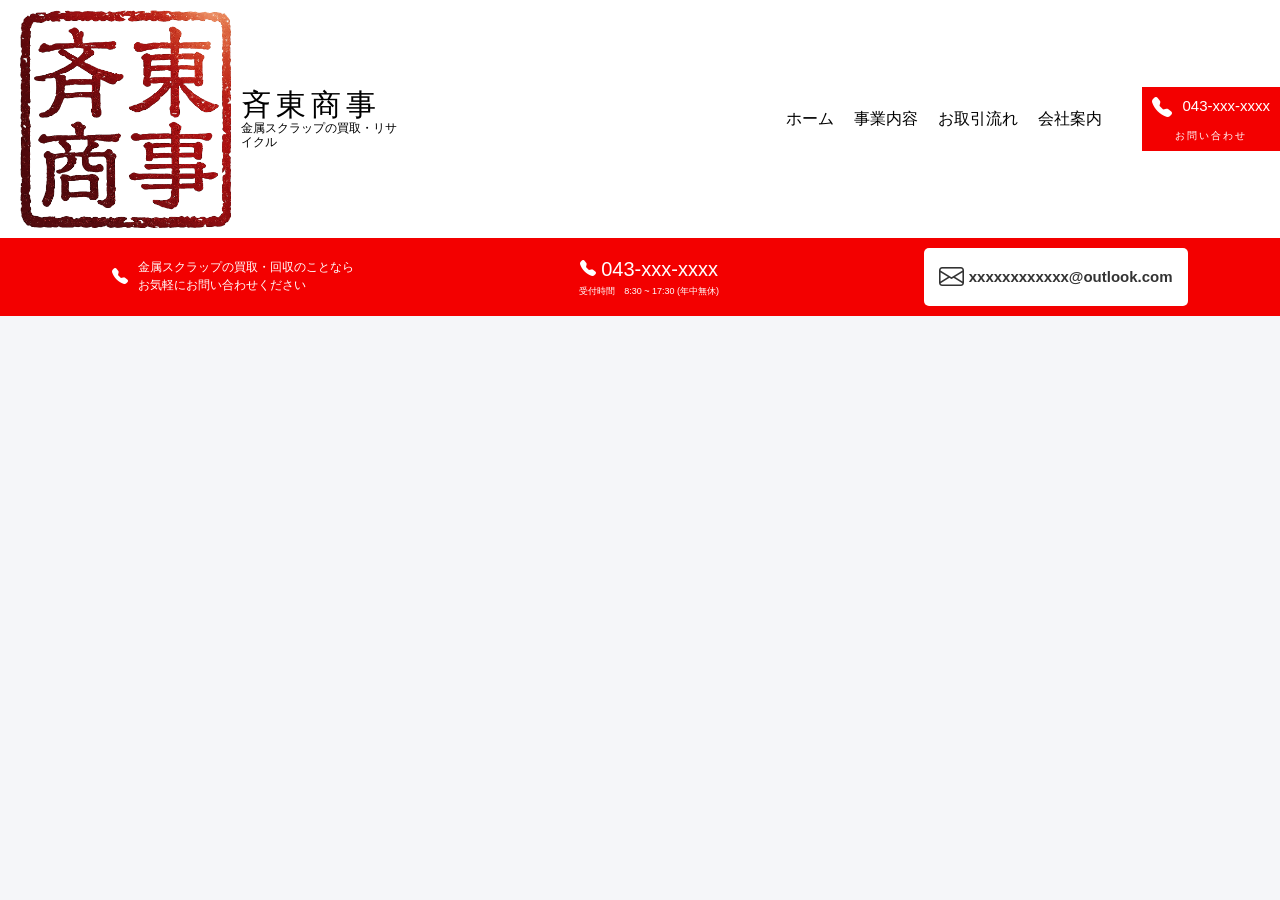
<file: 斉東商事HP/business.html>
<!DOCTYPE html>
<html lang="en">
<head>
    <title>斉東商事</title>
    <meta charset="UTF-8">
    <meta name="description" content="非鉄金属回収">
    <meta name="viewport" content="width=device-width, initial-scale=1.0">
    <link rel="preconnect" href="https://fonts.googleapis.com">
    <link rel="preconnect" href="https://fonts.gstatic.com" crossorigin>
    <link href="https://fonts.googleapis.com/css2?family=Shippori+Mincho+B1&display=swap" rel="stylesheet">
    <link rel="stylesheet" href="destyle.css">
    <link rel="stylesheet" href="styles.css">
    <link rel="stylesheet" href="https://cdn.jsdelivr.net/npm/bootstrap-icons@1.11.3/font/bootstrap-icons.min.css">
</head>
<body>
    <header>
        <a href="#" class="header-left">
            <img src="img/logo2.png" alt="logo">
            <div class="company-name">
                <h1>斉東商事</h1>
                <h3>金属スクラップの買取・リサイクル</h3>
            </div>
        </a>
        <div class="header-right">
            <ul class="nav-pc">
                <li><a href="#">ホーム</a></li>
                <li><a href="#">事業内容</a></li>
                <li><a href="#">お取引流れ</a></li>
                <li><a href="#">会社案内</a></li>
            </ul>
            <div class="header-ask">
                <div class="ask-top">
                    <i class="bi bi-telephone-fill"></i>
                    <p>043-xxx-xxxx</p>
                </div>
                <p>お問い合わせ</p>
            </div>
        </div>
    </header>
    <main>
    </main>
    <footer>
        <div class="footer-left">
            <i class="bi bi-telephone-fill"></i>
            <div class="footer-left-1">
                <p>金属スクラップの買取・回収のことなら</p>
                <p>お気軽にお問い合わせください</p>
            </div>
        </div>
        <div class="footer-right">
            <div class="footer-right-1">
                <i class="bi bi-telephone-fill"></i>
                <p>043-xxx-xxxx</p>
            </div>
            <p>受付時間　8:30 ~ 17:30 (年中無休)</p>
        </div>
        <a href="#" class="e-mail">
            <i class="bi bi-envelope"></i>
            <p>xxxxxxxxxxxx@outlook.com</p>
        </a>
    </footer>
</body>
</html>
</file>
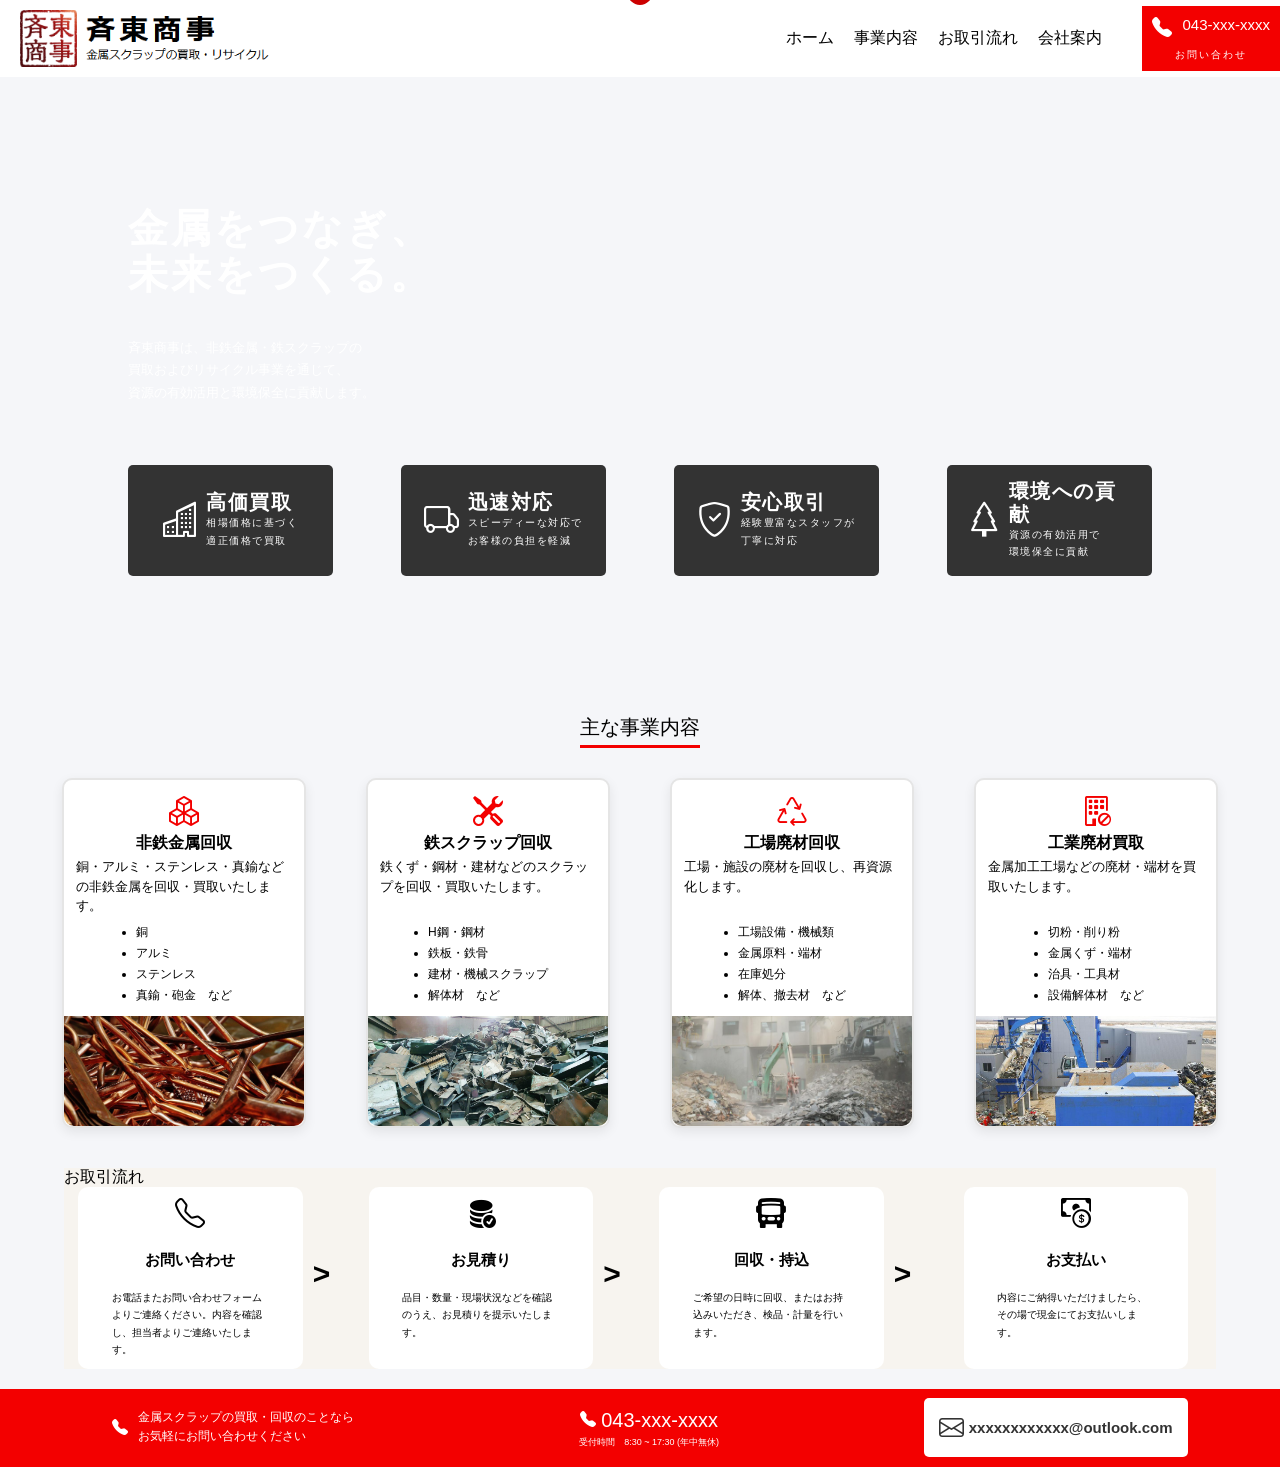
<file: 斉東商事HP/home.html>
<!DOCTYPE html>
<html lang="en">
<head>
    <title>斉東商事</title>
    <meta charset="UTF-8">
    <meta name="description" content="非鉄金属回収">
    <meta name="viewport" content="width=device-width, initial-scale=1.0">
    <link rel="preconnect" href="https://fonts.googleapis.com">
    <link rel="preconnect" href="https://fonts.gstatic.com" crossorigin>
    <link href="https://fonts.googleapis.com/css2?family=Shippori+Mincho+B1&display=swap" rel="stylesheet">
    <link rel="stylesheet" href="destyle.css">
    <link rel="stylesheet" href="styles.css">
    <link rel="stylesheet" href="https://cdn.jsdelivr.net/npm/bootstrap-icons@1.11.3/font/bootstrap-icons.min.css">
    <link rel="stylesheet" href="home.css">
</head>
<body>
    <header>
        <a href="#" class="header-left">
            <img src="img/logo (2).png" alt="logo">
        </a>
        <div class="header-right">
            <ul class="nav-pc">
                <li><a href="#">ホーム</a></li>
                <li><a href="#">事業内容</a></li>
                <li><a href="#">お取引流れ</a></li>
                <li><a href="#">会社案内</a></li>
            </ul>
            <div class="header-ask">
                <div class="ask-top">
                    <i class="bi bi-telephone-fill"></i>
                    <p>043-xxx-xxxx</p>
                </div>
                <p>お問い合わせ</p>
            </div>
        </div>
    </header>
    <main>
        <article class="front-message">
            <section class="front-message-top">
                <h1>金属をつなぎ、<br>未来をつくる。</h1>
                <p>斉東商事は、非鉄金属・鉄スクラップの<br>
                    買取およびリサイクル事業を通じて、<br>
                    資源の有効活用と環境保全に貢献します。</p>
            </section>
            <section class="front-message-bottom">
                <div class="messages">
                    <i class="bi bi-buildings"></i>
                    <div class="messages-right">
                        <h3>高価買取</h3>
                        <p>相場価格に基づく<br>適正価格で買取</p>
                    </div>
                </div>
                <div class="messages">
                    <i class="bi bi-truck"></i>
                    <div class="messages-right">
                        <h3>迅速対応</h3>
                        <p>スピーディーな対応で<br>お客様の負担を軽減</p>
                    </div>
                </div>
                <div class="messages">
                    <i class="bi bi-shield-check"></i>
                    <div class="messages-right">
                        <h3>安心取引</h3>
                        <p>経験豊富なスタッフが<br>丁寧に対応</p>
                    </div>
                </div>
                <div class="messages">
                    <i class="bi bi-tree"></i>
                    <div class="messages-right">
                        <h3>環境への貢献</h3>
                        <p>資源の有効活用で<br>環境保全に貢献</p>
                    </div>
                </div>
            </section>
        </article>
        <article class="main-message">
            <h1>主な事業内容</h1>
            <section class="main-message-subfolder">
                <div class="main-message-card">
                    <div class="card-top">
                        <i class="bi bi-boxes"></i>
                        <h3>非鉄金属回収</h3>
                        <p>銅・アルミ・ステンレス・真鍮などの非鉄金属を回収・買取いたします。</p>
                        <ul class="card-message">
                            <li>銅</li>
                            <li>アルミ</li>
                            <li>ステンレス</li>
                            <li>真鍮・砲金　など</li>
                        </ul>
                    </div>
                    <img src="img/cu.jfif" alt="">
                </div>
                <div class="main-message-card">
                    <div class="card-top">
                        <i class="bi bi-tools"></i>
                        <h3>鉄スクラップ回収</h3>
                        <p>鉄くず・鋼材・建材などのスクラップを回収・買取いたします。</p>
                        <ul class="card-message">
                            <li>H鋼・鋼材</li>
                            <li>鉄板・鉄骨</li>
                            <li>建材・機械スクラップ</li>
                            <li>解体材　など</li>
                        </ul>
                    </div>
                    <img src="img/fe.jfif" alt="">
                </div>
                <div class="main-message-card">
                    <div class="card-top">
                        <i class="bi bi-recycle"></i>
                        <h3>工場廃材回収</h3>
                        <p>工場・施設の廃材を回収し、再資源化します。</p>
                        <ul class="card-message">
                            <li>工場設備・機械類</li>
                            <li>金属原料・端材</li>
                            <li>在庫処分</li>
                            <li>解体、撤去材　など</li>
                        </ul>
                    </div>
                    <img src="img/company.jfif" alt="">
                </div>
                <div class="main-message-card">
                    <div class="card-top">
                        <i class="bi bi-building-slash"></i>
                        <h3>工業廃材買取</h3>
                        <p>金属加工工場などの廃材・端材を買取いたします。</p>
                        <ul class="card-message">
                            <li>切粉・削り粉</li>
                            <li>金属くず・端材</li>
                            <li>治具・工具材</li>
                            <li>設備解体材　など</li>
                        </ul>
                    </div>
                    <img src="img/company2.jfif" alt="">
                </div>
            </section>
        </article>
        <article class="pickup">
            <h1>お取引流れ</h1>
            <section class="pickup-message">
                <div class="pickup-card">
                    <div class="pickup-message-card">
                        <i class="bi bi-telephone"></i>
                        <h3>お問い合わせ</h3>
                        <p>お電話またお問い合わせフォームよりご連絡ください。内容を確認し、担当者よりご連絡いたします。</p>
                    </div>
                    <span>></span>
                </div> 
                <div class="pickup-card">
                    <div class="pickup-message-card">
                        <i class="bi bi-database-fill-check"></i>
                        <h3>お見積り</h3>
                        <p>品目・数量・現場状況などを確認のうえ、お見積りを提示いたします。</p>
                    </div>
                    <span>></span>
                </div>
                <div class="pickup-card">
                    <div class="pickup-message-card">
                        <i class="bi bi-bus-front-fill"></i>
                        <h3>回収・持込</h3>
                        <p>ご希望の日時に回収、またはお持込みいただき、検品・計量を行います。</p>
                    </div>
                    <span>></span>
                </div> 
                <div class="pickup-card">
                    <div class="pickup-message-card">
                        <i class="bi bi-cash-coin"></i>
                        <h3>お支払い</h3>
                        <p>内容にご納得いただけましたら、その場で現金にてお支払いします。</p>
                    </div>
                </div>
            </section>
        </article>






    </main>
    <footer>
        <div class="footer-left">
            <i class="bi bi-telephone-fill"></i>
            <div class="footer-left-1">
                <p>金属スクラップの買取・回収のことなら</p>
                <p>お気軽にお問い合わせください</p>
            </div>
        </div>
        <div class="footer-right">
            <div class="footer-right-1">
                <i class="bi bi-telephone-fill"></i>
                <p>043-xxx-xxxx</p>
            </div>
            <p>受付時間　8:30 ~ 17:30 (年中無休)</p>
        </div>
        <a href="#" class="e-mail">
            <i class="bi bi-envelope"></i>
            <p>xxxxxxxxxxxx@outlook.com</p>
        </a>
    </footer>
</body>
</html>
</file>
<file: destyle.css>
/*! destyle.css v4.0.1 | MIT License | https://github.com/nicolas-cusan/destyle.css */

/* Reset box-model and set borders */
/* ============================================ */

*,
::before,
::after {
  box-sizing: border-box;
  border-style: solid;
  border-width: 0;
  min-width: 0;
}

/* Document */
/* ============================================ */

/**
 * 1. Correct the line height in all browsers.
 * 2. Prevent adjustments of font size after orientation changes in iOS.
 * 3. Remove gray overlay on links for iOS.
 */

html {
  line-height: 1.15; /* 1 */
  -webkit-text-size-adjust: 100%; /* 2 */
  -webkit-tap-highlight-color: transparent; /* 3*/
}

/* Sections */
/* ============================================ */

/**
 * Remove the margin in all browsers.
 */

body {
  margin: 0;
}

/**
 * Render the `main` element consistently in IE.
 */

main {
  display: block;
}

/* Vertical rhythm */
/* ============================================ */

p,
table,
blockquote,
address,
pre,
iframe,
form,
figure,
dl {
  margin: 0;
}

/* Headings */
/* ============================================ */

h1,
h2,
h3,
h4,
h5,
h6 {
  font-size: inherit;
  font-weight: inherit;
  margin: 0;
}

/* Lists (enumeration) */
/* ============================================ */

ul,
ol {
  margin: 0;
  padding: 0;
  list-style: none;
}

/* Lists (definition) */
/* ============================================ */

dt {
  font-weight: bold;
}

dd {
  margin-left: 0;
}

/* Grouping content */
/* ============================================ */

/**
 * 1. Add the correct box sizing in Firefox.
 * 2. Show the overflow in Edge and IE.
 */

hr {
  box-sizing: content-box; /* 1 */
  height: 0; /* 1 */
  overflow: visible; /* 2 */
  border-top-width: 1px;
  margin: 0;
  clear: both;
  color: inherit;
}

/**
 * 1. Correct the inheritance and scaling of font size in all browsers.
 * 2. Correct the odd `em` font sizing in all browsers.
 */

pre {
  font-family: monospace, monospace; /* 1 */
  font-size: inherit; /* 2 */
}

address {
  font-style: inherit;
}

/* Text-level semantics */
/* ============================================ */

/**
 * Remove the gray background on active links in IE 10.
 */

a {
  background-color: transparent;
  text-decoration: none;
  color: inherit;
}

/**
 * 1. Remove the bottom border in Chrome 57-
 * 2. Add the correct text decoration in Chrome, Edge, IE, Opera, and Safari.
 */

abbr[title] {
  text-decoration: underline dotted; /* 2 */
}

/**
 * Add the correct font weight in Chrome, Edge, and Safari.
 */

b,
strong {
  font-weight: bolder;
}

/**
 * 1. Correct the inheritance and scaling of font size in all browsers.
 * 2. Correct the odd `em` font sizing in all browsers.
 */

code,
kbd,
samp {
  font-family: monospace, monospace; /* 1 */
  font-size: inherit; /* 2 */
}

/**
 * Add the correct font size in all browsers.
 */

small {
  font-size: 80%;
}

/**
 * Prevent `sub` and `sup` elements from affecting the line height in
 * all browsers.
 */

sub,
sup {
  font-size: 75%;
  line-height: 0;
  position: relative;
  vertical-align: baseline;
}

sub {
  bottom: -0.25em;
}

sup {
  top: -0.5em;
}

/* Replaced content */
/* ============================================ */

/**
 * Prevent vertical alignment issues.
 */

svg,
img,
embed,
object,
iframe {
  vertical-align: bottom;
}

/* Forms */
/* ============================================ */

/**
 * Reset form fields to make them styleable.
 * 1. Make form elements stylable across systems iOS especially.
 * 2. Inherit text-transform from parent.
 */

button,
input,
optgroup,
select,
textarea {
  -webkit-appearance: none; /* 1 */
  appearance: none;
  vertical-align: middle;
  color: inherit;
  font: inherit;
  background: transparent;
  padding: 0;
  margin: 0;
  border-radius: 0;
  text-align: inherit;
  text-transform: inherit; /* 2 */
}

/**
 * Correct cursors for clickable elements.
 */

button,
[type="button"],
[type="reset"],
[type="submit"] {
  cursor: pointer;
}

button:disabled,
[type="button"]:disabled,
[type="reset"]:disabled,
[type="submit"]:disabled {
  cursor: default;
}

/**
 * Improve outlines for Firefox and unify style with input elements & buttons.
 */

:-moz-focusring {
  outline: auto;
}

select:disabled {
  opacity: inherit;
}

/**
 * Remove padding
 */

option {
  padding: 0;
}

/**
 * Reset to invisible
 */

fieldset {
  margin: 0;
  padding: 0;
  min-width: 0;
}

legend {
  padding: 0;
}

/**
 * Add the correct vertical alignment in Chrome, Firefox, and Opera.
 */

progress {
  vertical-align: baseline;
}

/**
 * Remove the default vertical scrollbar in IE 10+.
 */

textarea {
  overflow: auto;
}

/**
 * Correct the cursor style of increment and decrement buttons in Chrome.
 */

[type="number"]::-webkit-inner-spin-button,
[type="number"]::-webkit-outer-spin-button {
  height: auto;
}

/**
 * Correct the outline style in Safari.
 */

[type="search"] {
  outline-offset: -2px; /* 1 */
}

/**
 * Remove the inner padding in Chrome and Safari on macOS.
 */

[type="search"]::-webkit-search-decoration {
  -webkit-appearance: none;
}

/**
 * 1. Correct the inability to style clickable types in iOS and Safari.
 * 2. Fix font inheritance.
 */

::-webkit-file-upload-button {
  -webkit-appearance: button; /* 1 */
  font: inherit; /* 2 */
}

/**
 * Fix appearance for Firefox
 */
[type="number"] {
  -moz-appearance: textfield;
}

/**
 * Clickable labels
 */

label[for] {
  cursor: pointer;
}

/* Interactive */
/* ============================================ */

/*
 * Add the correct display in Edge, IE 10+, and Firefox.
 */

details {
  display: block;
}

/*
 * Add the correct display in all browsers.
 */

summary {
  display: list-item;
}

/*
 * Remove outline for editable content.
 */

[contenteditable]:focus {
  outline: auto;
}

/* Tables */
/* ============================================ */

/**
1. Correct table border color inheritance in all Chrome and Safari.
*/

table {
  border-color: inherit; /* 1 */
  border-collapse: collapse;
}

caption {
  text-align: left;
}

td,
th {
  vertical-align: top;
  padding: 0;
}

th {
  text-align: left;
  font-weight: bold;
}
</file>
<file: styles.css>
/* PC、スマホ共通スタイル */
* {
  box-sizing: border-box;
}
p {
  font-size: 15px;
}
body {
  max-width: 2000px;
  margin: 0 auto;
  background-color: #F5F6F9;
  font-family: "Source Sans Pro", "Hiragino Kaku Gothic ProN", Meiryo, Arial, sans-serif;
}
/*header*/
header {
  height: 90px;

  display: flex;
  justify-content: space-between;
  align-items: center;

  margin: 0;
  padding: 0 5%;

  background-color: #fff;

  box-shadow: 0 3px 14px rgba(0,0,0,.06);
}
.header-left {
  width: 220px;

  display: flex;
  align-items: center;

  margin: 0;
}
.header-left > img {
  width: 100%;
}
.company-name > h1 {
  font-size: 30px;
  font-weight: 550;
  letter-spacing: 5px;
}
.company-name > h3 {
  font-size: 12px;
}
.header-right {
  height: 100%;

  display: flex;
  align-items: center;
  gap: 40px;
}
.nav-pc {
  display: flex;
  justify-content: space-between;
  align-items: center;
  gap: 20px;
}
.header-ask {
  background-color: #f30000;
  color: #FFF;
  text-align: center;
  padding: 10px 10px;
  display: flex;
  flex-direction: column;
  gap: 10px;
}
.header-ask > p {
  font-size: 10px;
  letter-spacing: 2px;
}
.ask-top {
  display: flex;
  gap: 10px;
  font-size: 20px;
}
.ask-top > p {
  font-size: 15px;
}
.nav-pc > li:hover {
  padding-top: 5px;
  text-decoration: underline;
}
/*footer*/
footer {
  background-color: #f30000;
  color: #fff;

  display: flex;
  justify-content: space-between;
  align-items: center;

  padding: 30px 5%;
}
.footer-left {
  display: flex;
  align-items: center;
  gap: 14px;
  margin: 0;
}
.footer-left > i {
  font-size: 34px;
}
.footer-left-1 {
  display: flex;
  flex-direction: column;
  gap: 5px;
}
.footer-left-1 > p {
  font-size: 12px;
}
.footer-right {
  display: flex;
  flex-direction: column;
  align-items: center;
  margin: 0;
}
.footer-right > p {
  margin-top: 5px;
  font-size: 9px;
}
.footer-right-1 {
  display: flex;
  gap: 5px;
  align-items: center;
}
.footer-right-1 > p {
  font-size: 20px;
}
.e-mail {
  display: flex;
  align-items: center;
  gap: 8px;

  font-size: 16px;
  font-weight: 600;

  border-radius: 30px;

  background-color: #fff;
  color: #333;

  padding: 14px 24px;

  transition: .3s;
}
.e-mail:hover {
  transform: translateY(-3px);
  box-shadow: 0 8px 18px rgba(0,0,0,.18);
}
.e-mail > i {
  font-size: 25px;
}
/* =========================
   手机端共通 768px以下
========================= */
@media (max-width: 768px) {

  body {
    width: 100%;
    overflow-x: hidden;
  }

  p {
    font-size: 14px;
  }

  /* header */
  header {
    height: auto;
    padding: 14px 5%;
    flex-direction: column;
    gap: 12px;
  }

  .header-left {
    width: 170px;
  }

  .header-right {
    width: 100%;
    height: auto;
    flex-direction: column;
    gap: 12px;
  }

  .nav-pc {
    width: 100%;
    flex-wrap: wrap;
    justify-content: center;
    gap: 10px 18px;
    font-size: 13px;
  }

  .header-ask {
    width: 100%;
    padding: 10px;
  }

  .ask-top {
    justify-content: center;
  }

  /* footer */
  footer {
    flex-direction: column;
    gap: 20px;
    text-align: center;
    padding: 28px 5%;
  }

  .footer-left {
    justify-content: center;
  }

  .e-mail {
    width: 100%;
    justify-content: center;
    font-size: 14px;
    padding: 12px 16px;
  }
}

/* =========================
   共通固定お問い合わせボタン
   PC：メール / スマホ：電話
========================= */
.fixed-contact {
  position: fixed;
  right: 24px;
  bottom: 24px;
  z-index: 1000;
}

.fixed-contact-btn {
  min-width: 230px;
  min-height: 58px;
  padding: 14px 24px;
  display: inline-flex;
  justify-content: center;
  align-items: center;
  gap: 10px;
  border-radius: 999px;
  background: #f30000;
  color: #fff;
  font-size: 15px;
  font-weight: 700;
  letter-spacing: .08em;
  box-shadow: 0 8px 24px rgba(0, 0, 0, .22);
  transition: transform .3s ease, box-shadow .3s ease, background-color .3s ease;
}

.fixed-contact-btn i {
  font-size: 21px;
}

.fixed-contact-btn:hover {
  transform: translateY(-4px);
  background: #cf0000;
  box-shadow: 0 12px 28px rgba(0, 0, 0, .28);
}

.fixed-contact-tel {
  display: none;
}

@media (max-width: 768px) {
  body {
    padding-bottom: 78px;
  }

  .fixed-contact {
    right: 0;
    bottom: 0;
    width: 100%;
  }

  .fixed-contact-mail {
    display: none;
  }

  .fixed-contact-tel {
    width: 100%;
    min-width: 0;
    min-height: 62px;
    display: flex;
    border-radius: 0;
    font-size: 17px;
    box-shadow: 0 -5px 18px rgba(0, 0, 0, .18);
  }

  .fixed-contact-btn:hover {
    transform: none;
  }
}
</file>
<file: home.css>
.front-message {
    display: flex;
    flex-direction: column;
    gap: 20px;
    padding: 10% 10% 5% 10%;
}
/*background-change*/
.front-message {
    background-size: cover;
    background-position: center;
    animation: bgChange 15s infinite;
}
@keyframes bgChange {
    0%, 30% {
        background-image: url("img/big1.jfif");
    }
    33%, 63% {
        background-image: url("img/big2.jfif");
    }
    66%, 96% {
        background-image: url("img/big3.jfif");
    }
    100% {
        background-image: url("img/big1.jfif");
    }
}
/**/
.front-message{
    position: relative;
}

.front-message::before{
    content:"";
    position:absolute;
    inset:0;

    background:
    linear-gradient(
        90deg,
        rgba(0,0,0,.75) 0%,
        rgba(0,0,0,.55) 40%,
        rgba(0,0,0,.15) 100%
    );
}

.front-message-top,
.front-message-bottom{
    position: relative;
    z-index: 1;
}
.front-message-top {
    display: flex;
    flex-direction: column;
    align-items: start;
    gap: 40px;
    color: #fff;
    margin-bottom: 40px;
}
.front-message-top > h1 {
    font-size: 40px;
    letter-spacing: 3px;
    font-weight: 600;
}
.front-message-top > p {
    font-size: 13px;
    line-height: 1.75;
}
.front-message-bottom {
    display: flex;
    justify-content: space-between;
}
.messages {
    width: 20%;
    display: flex;
    align-items: center;
    justify-content: center;
    background-color: #333;
    color: #fff;
    padding: 15px 20px;
    gap: 5%;
    border-radius: 5px;
}
.messages > i {
    font-size: 35px;
}
.messages-right {
    display: flex;
    flex-direction: column;
}
.messages-right > h3 {
    font-size: 20px;
    font-weight: 700;
    letter-spacing: 1.5px;
}
.messages-right > p {
    font-size: 10px;
    letter-spacing: 1.5px;
    line-height: 1.75;
}
/*main-message*/

/*main-message*/

.main-message {
    width: 90%;
    margin: 90px auto;
    display: flex;
    flex-direction: column;
    align-items: center;
}

.main-message > h1 {
    font-size: 30px;
    font-weight: 700;
    line-height: 1.75;
    border-bottom: #f30000 3px solid;
    margin-bottom: 45px;
}

.main-message-subfolder {
    display: grid;
    grid-template-columns: repeat(4, 1fr);
    gap: 24px;
    width: 100%;
    max-width: 1200px;
}

.main-message-card {
    width: 100%;
    border: none;
    border-radius: 16px;
    background: #fff;
    overflow: hidden;
    box-shadow: 0 8px 25px rgba(0, 0, 0, 0.08);
    transition: .3s;
}

.main-message-card:hover {
    transform: translateY(-8px);
    box-shadow: 0 16px 32px rgba(0, 0, 0, 0.14);
}

.card-top {
    min-height: 270px;
    padding: 28px 22px 22px;
    display: flex;
    flex-direction: column;
    align-items: center;
}

.card-top > i {
    font-size: 38px;
    color: #f30000;
    margin-bottom: 14px;
}

.card-top > h3 {
    font-size: 20px;
    font-weight: 700;
    line-height: 1.75;
    margin-bottom: 12px;
}

.card-top > p {
    font-size: 14px;
    line-height: 1.8;
    height: auto;
    max-width: 100%;
    margin-bottom: 18px;
}

.card-message {
    font-size: 13px;
    list-style: disc;
    line-height: 1.9;
    padding-left: 20px;
}

.main-message-card > img {
    width: 100%;
    height: 160px;
    max-height: none;
    object-fit: cover;
    object-position: center;
    border-radius: 0;
    padding-top: 0;
}

/*pickup*/
.pickup > h1 {
    font-size: 32px;
    font-weight: 700;
    line-height: 1.75;
    border-bottom: #f30000 3px solid;
    margin-bottom: 50px;
}
.pickup {
    background-color: #F7F4EF;
    width: 90%;
    margin: 100px auto;
    padding: 60px 40px;

    display: flex;
    flex-direction: column;
    justify-content: center;
    align-items: center;

    border-radius: 20px;
}
.pickup-message {
    width: 100%;
    max-width: 1200px;

    display: flex;
    justify-content: space-between;
    gap: 20px;
}
.pickup-card {
    width: 25%;

    display: flex;
    justify-content: center;
    align-items: center;

    gap: 10px;
}
.pickup-message-card {
    width: 100%;
    min-height: 240px;

    display: flex;
    flex-direction: column;
    align-items: center;

    background-color: #fff;
    border-radius: 16px;

    position: relative;

    padding: 40px 18px 24px;

    box-shadow: 0 8px 22px rgba(0,0,0,.08);
}
.pickup-message-card > i {
    font-size: 40px;
    color: #f30000;
    margin-bottom: 18px;
}

.pickup-message-card > h3 {
    font-size: 18px;
    font-weight: 700;
    margin-bottom: 14px;
}

.pickup-message-card > p {
    font-size: 13px;
    width: 100%;
    line-height: 1.8;
}
.pickup-card > i{
    color:#f30000;
    font-size:32px;
}
.pickup-message-card01::before {
    content: "01";
    position: absolute;
    top: -20px;
    left: 50%;
    transform: translateX(-50%);

    width: 25px;
    height: 25px;
    border-radius: 50%;

    background: #c00;
    color: #fff;

    display: flex;
    justify-content: center;
    align-items: center;

    font-weight: bold;
    font-size: 12px;
}
.pickup-message-card02::before {
    content: "02";
    position: absolute;
    top: -20px;
    left: 50%;
    transform: translateX(-50%);

    width: 25px;
    height: 25px;
    border-radius: 50%;

    background: #c00;
    color: #fff;

    display: flex;
    justify-content: center;
    align-items: center;

    font-weight: bold;
    font-size: 12px;
}
.pickup-message-card03::before {
    content: "03";
    position: absolute;
    top: -20px;
    left: 50%;
    transform: translateX(-50%);

    width: 25px;
    height: 25px;
    border-radius: 50%;

    background: #c00;
    color: #fff;

    display: flex;
    justify-content: center;
    align-items: center;

    font-weight: bold;
    font-size: 12px;
}
.pickup-message-card04::before {
    content: "04";
    position: absolute;
    top: -20px;
    left: 50%;
    transform: translateX(-50%);

    width: 25px;
    height: 25px;
    border-radius: 50%;

    background: #c00;
    color: #fff;

    display: flex;
    justify-content: center;
    align-items: center;

    font-weight: bold;
    font-size: 12px;
}
/*Selling-Process*/
.Selling-Process > h1 {
    font-size: 32px;
    font-weight: 700;
    border-bottom: #f30000 3px solid;
    line-height: 1.75;
    margin-bottom: 40px;
}
.Selling-Process {
    width: 90%;
    margin: 100px auto;
    padding: 60px 40px;

    display: flex;
    flex-direction: column;
    justify-content: center;
    align-items: center;

    background: linear-gradient(
        135deg,
        #ffffff 0%,
        #f7f4ef 100%
    );

    border-radius: 20px;
}

.Selling-Process-message {
    width: 100%;
    max-width: 1100px;

    display: flex;
    flex-direction: column;
    gap: 30px;
}
.sp-card-top,
.sp-card-bottom {
    display: flex;
    justify-content: space-around;
    align-items: center;
    width: 100%;
}
.sp-card {
    width: 30%;

    display: flex;
    flex-direction: column;

    background: #fff;
    border: none;
    border-radius: 15px;

    overflow: hidden;

    box-shadow: 0 8px 20px rgba(0,0,0,.08);

    transition: .3s;
}

.sp-card:hover{
    transform: translateY(-8px);
    box-shadow: 0 15px 30px rgba(0,0,0,.15);
}
.sp-card > img {
    width: 100%;
    height: 180px;

    object-fit: cover;

    border-radius: 0;
}
.sp-card > p {
    font-size: 17px;
    font-weight: 700;
    line-height: 1.75;

    padding: 15px;
}
/*more-btn*/
.more-btn{
    position: relative;
    overflow: hidden;

    display: inline-block;
    margin-top: 20px;
    padding: 12px 30px;
    background: #f30000;
    color: #fff;
    border-radius: 30px;
    font-weight: 700;
}

.more-btn::before{
    content: "";
    position: absolute;
    top: -50%;
    left: -80%;

    width: 40px;
    height: 200%;

    background: rgba(255,255,255,.6);
    transform: rotate(25deg);
}
.more-btn:hover::before{
    animation: shine .6s forwards;
}

@keyframes shine{
    from{
        left: -80%;
    }
    to{
        left: 120%;
    }
}
/*Advantage*/
.advantage{
    width:90%;
    margin:100px auto;
}

.section-title{
    text-align:center;
    font-size:30px;
    font-weight:700;
    margin-bottom:60px;
}

.advantage-item{
    display:flex;
    align-items:center;
    justify-content:space-between;

    gap:60px;

    margin-bottom:80px;
}

.reverse{
    flex-direction:row-reverse;
}

.advantage-text{
    width:45%;
}

.advantage-number{
    display:block;

    font-size:80px;
    font-weight:700;

    color:#f30000;

    opacity:.15;
}

.advantage-text h3{
    font-size:30px;
    font-weight:700;

    margin:10px 0 20px;
}

.advantage-text p{
    line-height:2;
}

.advantage-item img{
    width:50%;
    height:300px;

    object-fit:cover;

    border-radius:15px;
}
/* ===== Scroll Animation ===== */

.js-scroll{
    opacity: 0;
    transition: all .8s ease;
}

.js-scroll.show{
    opacity: 1;
    transform: translate(0,0);
}

/* 下往上 */
.fade-up{
    transform: translateY(60px);
}

/* 左往右 */
.fade-left{
    transform: translateX(-80px);
}

/* 右往左 */
.fade-right{
    transform: translateX(80px);
}

/* 放大出现 */
.zoom-in{
    transform: scale(.85);
}
.delay1{
    transition-delay: .1s;
}

.delay2{
    transition-delay: .2s;
}

.delay3{
    transition-delay: .3s;
}

.delay4{
    transition-delay: .4s;
}
/* =========================
   首页 手机端
========================= */
@media (max-width: 768px) {

  .front-message {
    padding: 70px 6% 40px;
  }

  .front-message-top {
    gap: 24px;
  }

  .front-message-top > h1 {
    font-size: 30px;
    line-height: 1.5;
  }

  .front-message-bottom {
    flex-direction: column;
    gap: 14px;
  }

  .messages {
    width: 100%;
    justify-content: flex-start;
    padding: 16px 20px;
  }

  .main-message,
  .pickup,
  .Selling-Process,
  .advantage {
    width: 92%;
    margin: 60px auto;
    padding: 40px 18px;
  }

  .main-message > h1,
  .pickup > h1,
  .Selling-Process > h1,
  .section-title {
    font-size: 24px;
    margin-bottom: 34px;
  }

  .main-message-subfolder {
    grid-template-columns: 1fr;
  }

  .card-top {
    min-height: auto;
  }

  .pickup-message {
    flex-direction: column;
    gap: 34px;
  }

  .pickup-card {
    width: 100%;
    flex-direction: column;
  }

  .pickup-card > i {
    transform: rotate(90deg);
  }

  .sp-card-top,
  .sp-card-bottom {
    flex-direction: column;
    gap: 22px;
  }

  .sp-card {
    width: 100%;
  }

  .advantage-item,
  .advantage-item.reverse {
    flex-direction: column;
    gap: 24px;
    margin-bottom: 56px;
  }

  .advantage-text,
  .advantage-item img {
    width: 100%;
  }

  .advantage-number {
    font-size: 54px;
  }

  .advantage-text h3 {
    font-size: 24px;
  }

  .advantage-item img {
    height: 220px;
  }
}
</file>
<file: business.css>
/* =========================
   Business page
========================= */
.company-page {
  background: #f7f8fa;
  color: #222;
  overflow: hidden;
}

/* page hero：三张子页面统一 */
.company-hero {
  display: flex;
  min-height: 420px;
  position: relative;
}

.company-hero-text {
  width: 55%;
  padding: 70px 0 80px 70px;
  position: relative;
  z-index: 2;
  background: linear-gradient(105deg, #fff 0%, #fff 78%, transparent 78%);
}

.section-en {
  font-size: 56px;
  font-weight: 700;
  color: rgba(0, 0, 0, 0.035);
  letter-spacing: 4px;
  margin-bottom: -20px;
}

.company-hero h1 {
  font-size: 58px;
  font-weight: 800;
  letter-spacing: 6px;
  margin-bottom: 18px;
}

.company-hero h1 span {
  color: #c92828;
}

.catch {
  font-size: 22px;
  letter-spacing: 3px;
  margin-bottom: 40px;
  position: relative;
}

.catch::after {
  content: "";
  display: block;
  width: 70px;
  height: 4px;
  background: #c92828;
  margin-top: 18px;
}

.lead {
  font-size: 16px;
  line-height: 2;
}

.company-hero-img {
  width: 50%;
  position: absolute;
  right: 0;
  top: 0;
  height: 470px;
}

.company-hero-img img {
  width: 100%;
  height: 100%;
  object-fit: cover;
}

/* 共通标题 */
.section-title {
  text-align: center;
  margin-bottom: 60px;
}

.section-title p {
  color: #f30000;
  font-size: 14px;
  font-weight: 700;
  letter-spacing: 4px;
}

.section-title h2 {
  margin-top: 12px;
  font-size: 34px;
  font-weight: 700;
  letter-spacing: 4px;
}

/* timeline */
.flow-section {
  width: 94%;
  max-width: 1100px;
  margin: -60px auto 80px;
  background: #fff;
  border-radius: 14px;
  box-shadow: 0 8px 30px rgba(0, 0, 0, 0.08);
  padding: 70px 5%;
  position: relative;
  z-index: 5;
}

.flow-timeline {
  position: relative;
  max-width: 1000px;
  margin: 0 auto;
}

.flow-timeline::before {
  content: "";
  position: absolute;
  top: 0;
  left: 50%;
  width: 3px;
  height: 100%;
  background-color: #f30000;
  transform: translateX(-50%);
}

.flow-item {
  position: relative;
  width: 50%;
  padding: 0 50px 60px;
}

.flow-item:last-child {
  padding-bottom: 0;
}

.flow-item:nth-child(odd) {
  margin-right: auto;
  text-align: right;
}

.flow-item:nth-child(even) {
  margin-left: auto;
}

.flow-number {
  position: absolute;
  top: 0;
  width: 58px;
  height: 58px;
  border-radius: 50%;
  background-color: #f30000;
  color: #fff;
  display: flex;
  justify-content: center;
  align-items: center;
  font-size: 20px;
  font-weight: 700;
  z-index: 2;
}

.flow-item:nth-child(odd) .flow-number {
  right: -29px;
}

.flow-item:nth-child(even) .flow-number {
  left: -29px;
}

.flow-card {
  background-color: #fff;
  padding: 34px;
  border-radius: 16px;
  display: flex;
  gap: 22px;
  align-items: flex-start;
  box-shadow: 0 8px 24px rgba(0,0,0,.08);
}

.flow-item:nth-child(odd) .flow-card {
  flex-direction: row-reverse;
}

.flow-card i {
  font-size: 38px;
  color: #f30000;
  flex-shrink: 0;
}

.flow-card h3 {
  font-size: 22px;
  font-weight: 700;
  margin-bottom: 14px;
}

.flow-card p {
  line-height: 1.9;
  color: #555;
}

.flow-contact {
  width: 94%;
  max-width: 1100px;
  margin: 0 auto 90px;
  background-color: #fff;
  text-align: center;
  padding: 70px 5%;
  border-radius: 14px;
  box-shadow: 0 8px 30px rgba(0,0,0,.08);
}

.flow-contact h2 {
  font-size: 30px;
  font-weight: 700;
  line-height: 1.7;
}

.flow-contact p {
  margin-top: 18px;
  color: #555;
}

.flow-contact a {
  display: inline-block;
  margin-top: 36px;
  padding: 16px 42px;
  background-color: #f30000;
  color: #fff;
  border-radius: 40px;
  font-weight: 700;
  letter-spacing: 2px;
  transition: .3s;
}

.flow-contact a:hover {
  transform: translateY(-4px);
  box-shadow: 0 8px 18px rgba(0,0,0,.18);
}

@media (max-width: 900px) {
  .company-hero {
    display: block;
  }

  .company-hero-text {
    width: 100%;
    padding: 50px 24px;
    background: #fff;
  }

  .company-hero-img {
    position: static;
    width: 100%;
    height: 260px;
  }

  .flow-section {
    margin-top: 30px;
  }
}

@media (max-width: 768px) {
  .company-hero-text {
    padding: 42px 20px;
  }

  .section-en {
    font-size: 32px;
    margin-bottom: -10px;
  }

  .company-hero h1 {
    font-size: 38px;
  }

  .catch {
    font-size: 18px;
  }

  .company-hero-img {
    height: 220px;
  }

  .section-title {
    margin-bottom: 45px;
  }

  .section-title h2 {
    font-size: 26px;
  }

  .flow-section,
  .flow-contact {
    width: 92%;
    padding: 50px 20px;
    margin-bottom: 60px;
  }

  .flow-timeline::before {
    left: 29px;
  }

  .flow-item {
    width: 100%;
    padding: 0 0 36px 70px;
    text-align: left;
  }

  .flow-item:nth-child(odd),
  .flow-item:nth-child(even) {
    margin: 0;
    text-align: left;
  }

  .flow-item:nth-child(odd) .flow-number,
  .flow-item:nth-child(even) .flow-number {
    left: 0;
    right: auto;
  }

  .flow-card,
  .flow-item:nth-child(odd) .flow-card {
    flex-direction: column;
    padding: 26px 22px;
  }

  .flow-contact h2 {
    font-size: 23px;
  }
}
/* ======================
   Hero Animation
====================== */

.company-hero-text {
    animation: heroLeft .9s ease forwards;
}

.company-hero-img {
    animation: heroRight 1s ease forwards;
}

@keyframes heroLeft {
    from {
        opacity: 0;
        transform: translateX(-80px);
    }

    to {
        opacity: 1;
        transform: translateX(0);
    }
}

@keyframes heroRight {
    from {
        opacity: 0;
        transform: translateX(80px);
    }

    to {
        opacity: 1;
        transform: translateX(0);
    }
}
/* ======================
   Scroll Animation
====================== */

.js-scroll {
    opacity: 0;
    transition: all .8s ease;
}

.js-scroll.show {
    opacity: 1;
    transform: translate(0, 0) scale(1);
}

/* 从下往上 */
.fade-up {
    transform: translateY(60px);
}

/* 从左往右 */
.fade-left {
    transform: translateX(-80px);
}

/* 从右往左 */
.fade-right {
    transform: translateX(80px);
}

/* 放大出现 */
.zoom {
    transform: scale(.9);
}

/* 延迟 */
.delay1 {
    transition-delay: .1s;
}

.delay2 {
    transition-delay: .2s;
}

.delay3 {
    transition-delay: .3s;
}

.delay4 {
    transition-delay: .4s;
}
</file>
<file: contact.css>
.company-page {
    background: #f7f8fa;
    color: #222;
    overflow: hidden;
}

/* 上半部分 */
.company-hero {
    display: flex;
    min-height: 420px;
    position: relative;
}

.company-hero-text {
    width: 55%;
    padding: 70px 0 80px 70px;
    position: relative;
    z-index: 2;
    background: linear-gradient(105deg, #fff 0%, #fff 78%, transparent 78%);
}

.section-en {
    font-size: 56px;
    font-weight: 700;
    color: rgba(0, 0, 0, 0.035);
    letter-spacing: 4px;
    margin-bottom: -20px;
}

.company-hero h1 {
    font-size: 58px;
    font-weight: 800;
    letter-spacing: 6px;
    margin-bottom: 18px;
}

.company-hero h1 span {
    color: #c92828;
}

.catch {
    font-size: 22px;
    letter-spacing: 3px;
    margin-bottom: 40px;
    position: relative;
}

.catch::after {
    content: "";
    display: block;
    width: 70px;
    height: 4px;
    background: #c92828;
    margin-top: 18px;
}

.lead {
    font-size: 16px;
    line-height: 2;
}

.company-hero-img {
    width: 50%;
    position: absolute;
    right: 0;
    top: 0;
    height: 470px;
}

.company-hero-img img {
    width: 100%;
    height: 100%;
    object-fit: cover;
}

/* 白色大卡片 */
.company-card {
    width: 94%;
    margin: -60px auto 80px;
    background: #fff;
    border-radius: 14px;
    box-shadow: 0 8px 30px rgba(0, 0, 0, 0.08);
    padding: 34px 36px;
    display: grid;
    grid-template-columns: 47% 53%;
    gap: 34px;
    position: relative;
    z-index: 5;
}

/* 左侧公司概要 */
.company-info {
    display: flex;
    gap: 32px;
    border-right: 1px solid #d8d8d8;
    padding-right: 28px;
}
/* =========================
   公司数据区域：紧凑长条版
========================= */

.company-data-list {
    width: 190px;
    flex-shrink: 0;

    display: flex;
    flex-direction: column;
    gap: 12px;
}

.company-data-card {
    position: relative;
    min-height: 82px;
    padding: 12px 14px;

    background-color: #f8f8f8;
    border-left: 3px solid #c92828;
    border-radius: 6px;

    display: flex;
    align-items: center;
    gap: 12px;

    overflow: hidden;

    transition:
        transform 0.3s ease,
        background-color 0.3s ease,
        box-shadow 0.3s ease;
}

.company-data-card:hover {
    transform: translateX(5px);
    background-color: #fff;

    box-shadow: 0 6px 16px rgba(0, 0, 0, 0.08);
}

/* 右下角淡淡的圆形装饰 */
.company-data-card::after {
    content: "";
    position: absolute;
    right: -25px;
    bottom: -30px;

    width: 70px;
    height: 70px;

    border-radius: 50%;
    background-color: rgba(201, 40, 40, 0.05);
}

.company-data-icon {
    position: relative;
    z-index: 1;

    width: 38px;
    height: 38px;
    flex-shrink: 0;

    border-radius: 50%;
    background-color: #f3e3e3;

    display: flex;
    justify-content: center;
    align-items: center;

    font-size: 19px;
}

.company-data-text {
    position: relative;
    z-index: 1;

    min-width: 0;
}

.company-data-title {
    margin-bottom: 5px;

    color: #666;
    font-size: 11px;
    line-height: 1.3;
    letter-spacing: 0.05em;
}

.company-data-number {
    display: flex;
    align-items: baseline;
    flex-wrap: wrap;

    line-height: 1.1;
}

.company-data-number strong {
    color: #c92828;
    font-size: 21px;
    font-weight: 700;
    font-family: Arial, sans-serif;
}

.company-data-number span {
    margin-left: 3px;

    color: #333;
    font-size: 11px;
    font-weight: 600;
}





.profile-table {
    flex: 1;
    min-width: 0;
}

.company-card h2 {
    font-size: 24px;
    margin-bottom: 22px;
    position: relative;
    padding-left: 18px;
}

.company-card h2::before {
    content: "";
    width: 3px;
    height: 26px;
    background: #c92828;
    position: absolute;
    left: 0;
    top: 2px;
}

.profile-table dl div {
    display: grid;
    grid-template-columns: 100px 1fr;
    padding: 10px 0;
    border-bottom: 1px solid #ddd;
}

.profile-table dt {
    font-weight: 500;
}

.profile-table dd {
    line-height: 1.7;
}

/* 右侧：双据点介绍 */
.company-access {
    min-width: 0;
}

.company-access h2::before {
    content: "📍";
    background: none;
    width: auto;
    height: auto;
    color: #c92828;
    font-size: 28px;
    top: -2px;
}

.location-list {
    display: grid;
    grid-template-columns: repeat(2, minmax(0, 1fr));
    gap: 18px;
}

.location-card {
    overflow: hidden;
    background: #fff;
    border: 1px solid #e4e4e4;
    border-radius: 10px;
    box-shadow: 0 5px 16px rgba(0, 0, 0, 0.055);
}

.location-card-head {
    min-height: 74px;
    padding: 14px 16px;
    display: flex;
    align-items: center;
    gap: 12px;
    border-top: 3px solid #c92828;
}

.location-icon {
    width: 42px;
    height: 42px;
    flex-shrink: 0;
    display: flex;
    justify-content: center;
    align-items: center;
    border-radius: 50%;
    background: #f8eaea;
    font-size: 21px;
}

.location-label {
    margin-bottom: 3px;
    color: #c92828;
    font-size: 10px;
    font-weight: 700;
    letter-spacing: .16em;
}

.location-card h3 {
    font-size: 18px;
    font-weight: 700;
}

.location-map {
    height: 190px;
    background: #eee;
}

.location-map iframe {
    width: 100%;
    height: 100%;
    display: block;
    border: 0;
}

.location-details {
    padding: 14px 16px 16px;
}

.location-address {
    min-height: 48px;
    color: #444;
    font-size: 13px;
    line-height: 1.7;
}

.location-address span {
    display: block;
    margin-bottom: 2px;
    color: #888;
    font-size: 11px;
}

.location-use {
    margin-top: 10px;
    padding-top: 10px;
    border-top: 1px solid #e7e7e7;
    color: #555;
    font-size: 12px;
    line-height: 1.6;
}

.access-notice {
    margin-top: 18px;
    padding: 16px 18px;
    display: flex;
    align-items: center;
    gap: 14px;
    background: #f8f8f8;
    border-left: 3px solid #c92828;
    border-radius: 6px;
}

.access-notice > span {
    color: #c92828;
    font-size: 25px;
}

.access-notice h3 {
    margin-bottom: 5px;
    font-size: 15px;
    font-weight: 700;
}

.access-notice p {
    color: #666;
    font-size: 12px;
    line-height: 1.6;
}

/* 响应式 */
@media (max-width: 1100px) {
    .company-card {
        grid-template-columns: 1fr;
    }

    .company-info {
        border-right: none;
        border-bottom: 1px solid #d8d8d8;
        padding-right: 0;
        padding-bottom: 30px;
    }
}

@media (max-width: 900px) {
    .company-hero {
        display: block;
    }

    .company-hero-text {
        width: 100%;
        padding: 50px 24px;
        background: #fff;
    }

    .company-hero-img {
        position: static;
        width: 100%;
        height: 260px;
    }

    .company-card {
        grid-template-columns: 1fr;
        margin-top: 30px;
        padding: 24px;
    }

    .company-info {
        border-right: none;
        padding-right: 0;
    }
}

@media (max-width: 768px) {
    .company-hero-text {
        padding: 42px 20px;
    }

    .section-en {
        font-size: 32px;
        margin-bottom: -10px;
    }

    .company-hero h1 {
        font-size: 38px;
    }

    .catch {
        font-size: 18px;
    }

    .company-hero-img {
        height: 220px;
    }

    .company-card {
        width: 92%;
        padding: 22px 18px;
        margin: 30px auto 60px;
    }

    .company-info {
        flex-direction: column;
        gap: 24px;
    }

    .profile-table dl div {
        grid-template-columns: 80px 1fr;
        gap: 10px;
    }

    .location-list {
        grid-template-columns: 1fr;
    }

    .location-map {
        height: 220px;
    }
}

/* ======================
   Hero Animation
====================== */

.company-hero-text {
    animation: heroLeft .9s ease forwards;
}

.company-hero-img {
    animation: heroRight 1s ease forwards;
}

@keyframes heroLeft {
    from {
        opacity: 0;
        transform: translateX(-80px);
    }

    to {
        opacity: 1;
        transform: translateX(0);
    }
}

@keyframes heroRight {
    from {
        opacity: 0;
        transform: translateX(80px);
    }

    to {
        opacity: 1;
        transform: translateX(0);
    }
}
/* ======================
   Scroll Animation
====================== */

.js-scroll {
    opacity: 0;
    transition: all .8s ease;
}

.js-scroll.show {
    opacity: 1;
    transform: translate(0, 0) scale(1);
}

/* 从下往上 */
.fade-up {
    transform: translateY(60px);
}

/* 从左往右 */
.fade-left {
    transform: translateX(-80px);
}

/* 从右往左 */
.fade-right {
    transform: translateX(80px);
}

/* 放大出现 */
.zoom {
    transform: scale(.9);
}

/* 延迟 */
.delay1 {
    transition-delay: .1s;
}

.delay2 {
    transition-delay: .2s;
}

.delay3 {
    transition-delay: .3s;
}

.delay4 {
    transition-delay: .4s;
}
@media (max-width: 768px) {

    .company-info {
        flex-direction: column;
        gap: 26px;
    }

    .company-data-list {
        width: 100%;

        display: grid;
        grid-template-columns: repeat(2, 1fr);
        gap: 12px;
    }

    .company-data-card {
        min-height: 76px;
        padding: 10px 12px;
    }

    .company-data-icon {
        width: 34px;
        height: 34px;

        font-size: 17px;
    }

    .company-data-number strong {
        font-size: 19px;
    }
}
</file>
<file: service.css>
/* =========================
   Service page
========================= */
.company-page {
  background: #f7f8fa;
  color: #222;
  overflow: hidden;
}

/* page hero：三张子页面统一 */
.company-hero {
  display: flex;
  min-height: 420px;
  position: relative;
}

.company-hero-text {
  width: 55%;
  padding: 70px 0 80px 70px;
  position: relative;
  z-index: 2;
  background: linear-gradient(105deg, #fff 0%, #fff 78%, transparent 78%);
}

.section-en {
  font-size: 56px;
  font-weight: 700;
  color: rgba(0, 0, 0, 0.035);
  letter-spacing: 4px;
  margin-bottom: -20px;
}

.company-hero h1 {
  font-size: 58px;
  font-weight: 800;
  letter-spacing: 6px;
  margin-bottom: 18px;
}

.company-hero h1 span {
  color: #c92828;
}

.catch {
  font-size: 22px;
  letter-spacing: 3px;
  margin-bottom: 40px;
  position: relative;
}

.catch::after {
  content: "";
  display: block;
  width: 70px;
  height: 4px;
  background: #c92828;
  margin-top: 18px;
}

.lead {
  font-size: 16px;
  line-height: 2;
}

.company-hero-img {
  width: 50%;
  position: absolute;
  right: 0;
  top: 0;
  height: 470px;
}

.company-hero-img img {
  width: 100%;
  height: 100%;
  object-fit: cover;
}

/* 共通标题 */
.section-en-2 {
  color: #f30000;
  font-size: 14px;
  font-weight: 700;
  letter-spacing: 4px;
}

.service-intro {
  width: 94%;
  max-width: 1100px;
  margin: -60px auto 70px;
  padding: 60px 5%;
  text-align: center;
  background: #fff;
  border-radius: 14px;
  box-shadow: 0 8px 30px rgba(0,0,0,.08);
  position: relative;
  z-index: 5;
}

.service-intro h2 {
  font-size: 34px;
  font-weight: 700;
  margin: 18px 0 25px;
  letter-spacing: 3px;
}

.service-intro p {
  line-height: 2;
  color: #555;
}

.service-list {
  width: 94%;
  max-width: 1100px;
  margin: 0 auto 90px;
}

.service-item {
  display: flex;
  align-items: center;
  gap: 50px;
  margin-bottom: 46px;
  background-color: #fff;
  border-radius: 14px;
  overflow: hidden;
  box-shadow: 0 8px 30px rgba(0,0,0,.08);
}

.service-item.reverse {
  flex-direction: row-reverse;
}

.service-img {
    width: 50%;
    height: 320px;
    overflow: hidden;
}

.service-img img {
    width: 100%;
    height: 100%;
    object-fit: cover;

    transition: transform .6s ease;
}

.service-item:hover .service-img img {
    transform: scale(1.08);
}

.service-text {
  width: 50%;
  padding: 40px;
}

.service-text span {
  color: #f30000;
  font-size: 42px;
  font-weight: 700;
}

.service-text h2 {
  font-size: 26px;
  font-weight: 700;
  margin: 18px 0;
}

.service-text p {
  line-height: 1.9;
  color: #555;
}

@media (max-width: 900px) {
  .company-hero {
    display: block;
  }

  .company-hero-text {
    width: 100%;
    padding: 50px 24px;
    background: #fff;
  }

  .company-hero-img {
    position: static;
    width: 100%;
    height: 260px;
  }

  .service-intro {
    margin-top: 30px;
  }
}

@media (max-width: 768px) {
  .company-hero-text {
    padding: 42px 20px;
  }

  .section-en {
    font-size: 32px;
    margin-bottom: -10px;
  }

  .company-hero h1 {
    font-size: 38px;
  }

  .catch {
    font-size: 18px;
  }

  .company-hero-img {
    height: 220px;
  }

  .service-intro,
  .service-list {
    width: 92%;
  }

  .service-intro {
    padding: 50px 20px;
    margin-bottom: 60px;
  }

  .service-intro h2 {
    font-size: 26px;
  }

  .service-item,
  .service-item.reverse {
    flex-direction: column;
    gap: 0;
    margin-bottom: 42px;
  }

  .service-img,
  .service-text {
    width: 100%;
  }

  .service-img {
    height: 220px;
  }

  .service-text {
    padding: 28px 22px;
  }

  .service-text h2 {
    font-size: 22px;
  }
}
/* ======================
   Hero Animation
====================== */

.company-hero-text {
    animation: heroLeft .9s ease forwards;
}

.company-hero-img {
    animation: heroRight 1s ease forwards;
}

@keyframes heroLeft {
    from {
        opacity: 0;
        transform: translateX(-80px);
    }

    to {
        opacity: 1;
        transform: translateX(0);
    }
}

@keyframes heroRight {
    from {
        opacity: 0;
        transform: translateX(80px);
    }

    to {
        opacity: 1;
        transform: translateX(0);
    }
}
/* ======================
   Scroll Animation
====================== */

.js-scroll {
    opacity: 0;
    transition: all .8s ease;
}

.js-scroll.show {
    opacity: 1;
    transform: translate(0, 0) scale(1);
}

/* 从下往上 */
.fade-up {
    transform: translateY(60px);
}

/* 从左往右 */
.fade-left {
    transform: translateX(-80px);
}

/* 从右往左 */
.fade-right {
    transform: translateX(80px);
}

/* 放大出现 */
.zoom {
    transform: scale(.9);
}

/* 延迟 */
.delay1 {
    transition-delay: .1s;
}

.delay2 {
    transition-delay: .2s;
}

.delay3 {
    transition-delay: .3s;
}

.delay4 {
    transition-delay: .4s;
}
</file>
<file: 斉東商事HP/destyle.css>
/*! destyle.css v4.0.1 | MIT License | https://github.com/nicolas-cusan/destyle.css */

/* Reset box-model and set borders */
/* ============================================ */

*,
::before,
::after {
  box-sizing: border-box;
  border-style: solid;
  border-width: 0;
  min-width: 0;
}

/* Document */
/* ============================================ */

/**
 * 1. Correct the line height in all browsers.
 * 2. Prevent adjustments of font size after orientation changes in iOS.
 * 3. Remove gray overlay on links for iOS.
 */

html {
  line-height: 1.15; /* 1 */
  -webkit-text-size-adjust: 100%; /* 2 */
  -webkit-tap-highlight-color: transparent; /* 3*/
}

/* Sections */
/* ============================================ */

/**
 * Remove the margin in all browsers.
 */

body {
  margin: 0;
}

/**
 * Render the `main` element consistently in IE.
 */

main {
  display: block;
}

/* Vertical rhythm */
/* ============================================ */

p,
table,
blockquote,
address,
pre,
iframe,
form,
figure,
dl {
  margin: 0;
}

/* Headings */
/* ============================================ */

h1,
h2,
h3,
h4,
h5,
h6 {
  font-size: inherit;
  font-weight: inherit;
  margin: 0;
}

/* Lists (enumeration) */
/* ============================================ */

ul,
ol {
  margin: 0;
  padding: 0;
  list-style: none;
}

/* Lists (definition) */
/* ============================================ */

dt {
  font-weight: bold;
}

dd {
  margin-left: 0;
}

/* Grouping content */
/* ============================================ */

/**
 * 1. Add the correct box sizing in Firefox.
 * 2. Show the overflow in Edge and IE.
 */

hr {
  box-sizing: content-box; /* 1 */
  height: 0; /* 1 */
  overflow: visible; /* 2 */
  border-top-width: 1px;
  margin: 0;
  clear: both;
  color: inherit;
}

/**
 * 1. Correct the inheritance and scaling of font size in all browsers.
 * 2. Correct the odd `em` font sizing in all browsers.
 */

pre {
  font-family: monospace, monospace; /* 1 */
  font-size: inherit; /* 2 */
}

address {
  font-style: inherit;
}

/* Text-level semantics */
/* ============================================ */

/**
 * Remove the gray background on active links in IE 10.
 */

a {
  background-color: transparent;
  text-decoration: none;
  color: inherit;
}

/**
 * 1. Remove the bottom border in Chrome 57-
 * 2. Add the correct text decoration in Chrome, Edge, IE, Opera, and Safari.
 */

abbr[title] {
  text-decoration: underline dotted; /* 2 */
}

/**
 * Add the correct font weight in Chrome, Edge, and Safari.
 */

b,
strong {
  font-weight: bolder;
}

/**
 * 1. Correct the inheritance and scaling of font size in all browsers.
 * 2. Correct the odd `em` font sizing in all browsers.
 */

code,
kbd,
samp {
  font-family: monospace, monospace; /* 1 */
  font-size: inherit; /* 2 */
}

/**
 * Add the correct font size in all browsers.
 */

small {
  font-size: 80%;
}

/**
 * Prevent `sub` and `sup` elements from affecting the line height in
 * all browsers.
 */

sub,
sup {
  font-size: 75%;
  line-height: 0;
  position: relative;
  vertical-align: baseline;
}

sub {
  bottom: -0.25em;
}

sup {
  top: -0.5em;
}

/* Replaced content */
/* ============================================ */

/**
 * Prevent vertical alignment issues.
 */

svg,
img,
embed,
object,
iframe {
  vertical-align: bottom;
}

/* Forms */
/* ============================================ */

/**
 * Reset form fields to make them styleable.
 * 1. Make form elements stylable across systems iOS especially.
 * 2. Inherit text-transform from parent.
 */

button,
input,
optgroup,
select,
textarea {
  -webkit-appearance: none; /* 1 */
  appearance: none;
  vertical-align: middle;
  color: inherit;
  font: inherit;
  background: transparent;
  padding: 0;
  margin: 0;
  border-radius: 0;
  text-align: inherit;
  text-transform: inherit; /* 2 */
}

/**
 * Correct cursors for clickable elements.
 */

button,
[type="button"],
[type="reset"],
[type="submit"] {
  cursor: pointer;
}

button:disabled,
[type="button"]:disabled,
[type="reset"]:disabled,
[type="submit"]:disabled {
  cursor: default;
}

/**
 * Improve outlines for Firefox and unify style with input elements & buttons.
 */

:-moz-focusring {
  outline: auto;
}

select:disabled {
  opacity: inherit;
}

/**
 * Remove padding
 */

option {
  padding: 0;
}

/**
 * Reset to invisible
 */

fieldset {
  margin: 0;
  padding: 0;
  min-width: 0;
}

legend {
  padding: 0;
}

/**
 * Add the correct vertical alignment in Chrome, Firefox, and Opera.
 */

progress {
  vertical-align: baseline;
}

/**
 * Remove the default vertical scrollbar in IE 10+.
 */

textarea {
  overflow: auto;
}

/**
 * Correct the cursor style of increment and decrement buttons in Chrome.
 */

[type="number"]::-webkit-inner-spin-button,
[type="number"]::-webkit-outer-spin-button {
  height: auto;
}

/**
 * Correct the outline style in Safari.
 */

[type="search"] {
  outline-offset: -2px; /* 1 */
}

/**
 * Remove the inner padding in Chrome and Safari on macOS.
 */

[type="search"]::-webkit-search-decoration {
  -webkit-appearance: none;
}

/**
 * 1. Correct the inability to style clickable types in iOS and Safari.
 * 2. Fix font inheritance.
 */

::-webkit-file-upload-button {
  -webkit-appearance: button; /* 1 */
  font: inherit; /* 2 */
}

/**
 * Fix appearance for Firefox
 */
[type="number"] {
  -moz-appearance: textfield;
}

/**
 * Clickable labels
 */

label[for] {
  cursor: pointer;
}

/* Interactive */
/* ============================================ */

/*
 * Add the correct display in Edge, IE 10+, and Firefox.
 */

details {
  display: block;
}

/*
 * Add the correct display in all browsers.
 */

summary {
  display: list-item;
}

/*
 * Remove outline for editable content.
 */

[contenteditable]:focus {
  outline: auto;
}

/* Tables */
/* ============================================ */

/**
1. Correct table border color inheritance in all Chrome and Safari.
*/

table {
  border-color: inherit; /* 1 */
  border-collapse: collapse;
}

caption {
  text-align: left;
}

td,
th {
  vertical-align: top;
  padding: 0;
}

th {
  text-align: left;
  font-weight: bold;
}
</file>
<file: 斉東商事HP/styles.css>
/* PC、スマホ共通スタイル */
* {
  box-sizing: border-box;
}
p {
  font-size: 15px;
}
body {
  max-width: 2000px;
  margin: 0 auto;
  background-color: #F5F6F9;
  font-family: "Source Sans Pro", "Hiragino Kaku Gothic ProN", Meiryo, Arial, sans-serif;
}
/*header*/
header {
  display: flex;
  justify-content: space-between;
  align-items: center;
  margin: 0;
  background-color: #FFF;
}
.header-left {
  width: 30%;
  display: flex;
  align-items: center;
  gap: 10px;
  margin: 10px 0 10px 20px;
}
.header-left > img {
  width: 65%;
}
.company-name > h1 {
  font-size: 30px;
  font-weight: 550;
  letter-spacing: 5px;
}
.company-name > h3 {
  font-size: 12px;
}
.header-right {
  display: flex;
  gap: 40px;
}
.nav-pc {
  display: flex;
  justify-content: space-between;
  align-items: center;
  gap: 20px;
}
.header-ask {
  background-color: #f30000;
  color: #FFF;
  text-align: center;
  padding: 10px 10px;
  display: flex;
  flex-direction: column;
  gap: 10px;
}
.header-ask > p {
  font-size: 10px;
  letter-spacing: 2px;
}
.ask-top {
  display: flex;
  gap: 10px;
  font-size: 20px;
}
.ask-top > p {
  font-size: 15px;
}
.nav-pc > li:hover {
  padding-top: 5px;
  text-decoration: underline;
}
/*footer*/
footer {
  background-color: #f30000;
  color: #FFF;
  display: flex;
  justify-content: space-around;
  align-items: center;
}
.footer-left {
  display: flex;
  align-items: center;
  gap: 10px;
  margin: 20px;
}
.footer-left-1 {
  display: flex;
  flex-direction: column;
  gap: 5px;
}
.footer-left-1 > p {
  font-size: 12px;
}
.footer-right {
  display: flex;
  flex-direction: column;
  align-items: center;
  margin: 20px;

}
.footer-right > p {
  margin-top: 5px;
  font-size: 9px;
}
.footer-right-1 {
  display: flex;
  gap: 5px;
  align-items: center;
}
.footer-right-1 > p {
  font-size: 20px;
}
.e-mail {
  display: flex;
  align-items: center;
  font-size: 18px;
  font-weight: 600;
  border-radius: 5px;
  gap: 5px;
  background-color: #FFF;
  color: #333;
  padding: 15px;
}
.e-mail > i {
  font-size: 25px;
}
</file>
<file: 斉東商事HP/home.css>
.front-message {
    display: flex;
    flex-direction: column;
    gap: 20px;
    padding: 10% 10% 5% 10%;
}
/*background-change*/
.front-message {
    background-size: cover;
    background-position: center;
    animation: bgChange 15s infinite;
}
@keyframes bgChange {
    0%, 30% {
        background-image: url("img/big1.jfif");
    }
    33%, 63% {
        background-image: url("img/big2.jfif");
    }
    66%, 96% {
        background-image: url("img/big3.jfif");
    }
    100% {
        background-image: url("img/big1.jfif");
    }
}
/**/
.front-message-top {
    display: flex;
    flex-direction: column;
    align-items: start;
    gap: 40px;
    color: #fff;
    margin-bottom: 40px;
}
.front-message-top > h1 {
    font-size: 40px;
    letter-spacing: 3px;
    font-weight: 600;
}
.front-message-top > p {
    font-size: 13px;
    line-height: 1.75;
}
.front-message-bottom {
    display: flex;
    justify-content: space-between;
}
.messages {
    width: 20%;
    display: flex;
    align-items: center;
    justify-content: center;
    background-color: #333;
    color: #fff;
    padding: 15px 20px;
    gap: 5%;
    border-radius: 5px;
}
.messages > i {
    font-size: 35px;
}
.messages-right {
    display: flex;
    flex-direction: column;
}
.messages-right > h3 {
    font-size: 20px;
    font-weight: 700;
    letter-spacing: 1.5px;
}
.messages-right > p {
    font-size: 10px;
    letter-spacing: 1.5px;
    line-height: 1.75;
}
/*main-message*/
.main-message {
    display: flex;
    flex-direction: column;
    justify-content: center;
    align-items: center;
    margin: 40px auto;
}
.main-message-subfolder {
    display: flex;
    justify-content: space-around;
    align-items: center;
    max-width: 95%;
}
.main-message-card {
    width: 20%;
    border: 2px solid #e5e5e5;
    display: flex;
    flex-direction: column;
    justify-content: center;
    align-items: center;
    padding-top: 15px;
    border-radius: 10px;
    background: #fff;
    box-shadow: 0 4px 12px rgba(0, 0, 0, 0.08);
}
.main-message-card > img {
    width: 100%;
    max-height: 120px;
    object-fit: cover;
    object-position: center;
    border-radius: 0 0 10px 10px;
    padding-top: 10px;
}
.main-message > h1 {
    font-size: 20px;
    line-height: 1.75;
    border-bottom: #f30000 3px solid;
    margin: 30px auto;
}
.card-top {
    display: flex;
    flex-direction: column;
    justify-content: center;
    align-items: center;
}
.card-top > i {
    font-size: 30px;
    color: #f30000;
}
.card-top > h3 {
    font-weight: 700;
    line-height: 1.75;
}
.card-top > p {
    font-size: 13px;
    line-height: 1.5;
    height: 50px;
    max-width: 90%;
    margin-bottom: 15px;
}
.card-message {
    font-size: 12px;
    list-style: disc;
    line-height: 1.75;
}
/*pickup*/
.pickup {
    background-color: #F7F4EF;
    width: 90%;
    margin: 20px auto;
}
.pickup-message {
    display: flex;
    justify-content: space-between;
    width: 100%;
    gap: 10px;
}
.pickup-card {
    display: flex;
    justify-content: center;
    width: 25%;
}
.pickup-message-card {
    width: 80%;
    display: flex;
    flex-direction: column;
    align-items: center;
    background-color: #fff;
    border-radius: 10px;
    position: relative;
}
.pickup-message-card > i {
    font-size: 30px;
    margin: 10px;
}
.pickup-message-card > h3 {
    font-size: 15px;
    font-weight: 700;
    margin: 10px;
}
.pickup-message-card > p {
    font-size: 10px;
    width: 70%;
    margin: 10px;
    line-height: 1.75;
}
span {
    margin-left: 10px;
    font-size: 30px;
    font-weight: 700;
    margin-top: 70px;
}
.pickup-message:nth-child(1)::before {
    content: "01";
    position: absolute;
    top: -20px;
    left: 50%;
    transform: translateX(-50%);

    width: 25px;
    height: 25px;
    border-radius: 50%;

    background: #c00;
    color: #fff;

    display: flex;
    justify-content: center;
    align-items: center;

    font-weight: bold;
    font-size: 12px;
}
.pickup-message:nth-child(2)::before {
    content: "02";
    position: absolute;
    top: -20px;
    left: 50%;
    transform: translateX(-50%);

    width: 25px;
    height: 25px;
    border-radius: 50%;

    background: #c00;
    color: #fff;

    display: flex;
    justify-content: center;
    align-items: center;

    font-weight: bold;
    font-size: 12px;
}
.pickup-message:nth-child(3)::before {
    content: "03";
    position: absolute;
    top: -20px;
    left: 50%;
    transform: translateX(-50%);

    width: 25px;
    height: 25px;
    border-radius: 50%;

    background: #c00;
    color: #fff;

    display: flex;
    justify-content: center;
    align-items: center;

    font-weight: bold;
    font-size: 12px;
}
.pickup-message:nth-child(4)::before {
    content: "04";
    position: absolute;
    top: -20px;
    left: 50%;
    transform: translateX(-50%);

    width: 25px;
    height: 25px;
    border-radius: 50%;

    background: #c00;
    color: #fff;

    display: flex;
    justify-content: center;
    align-items: center;

    font-weight: bold;
    font-size: 12px;
}
</file>
